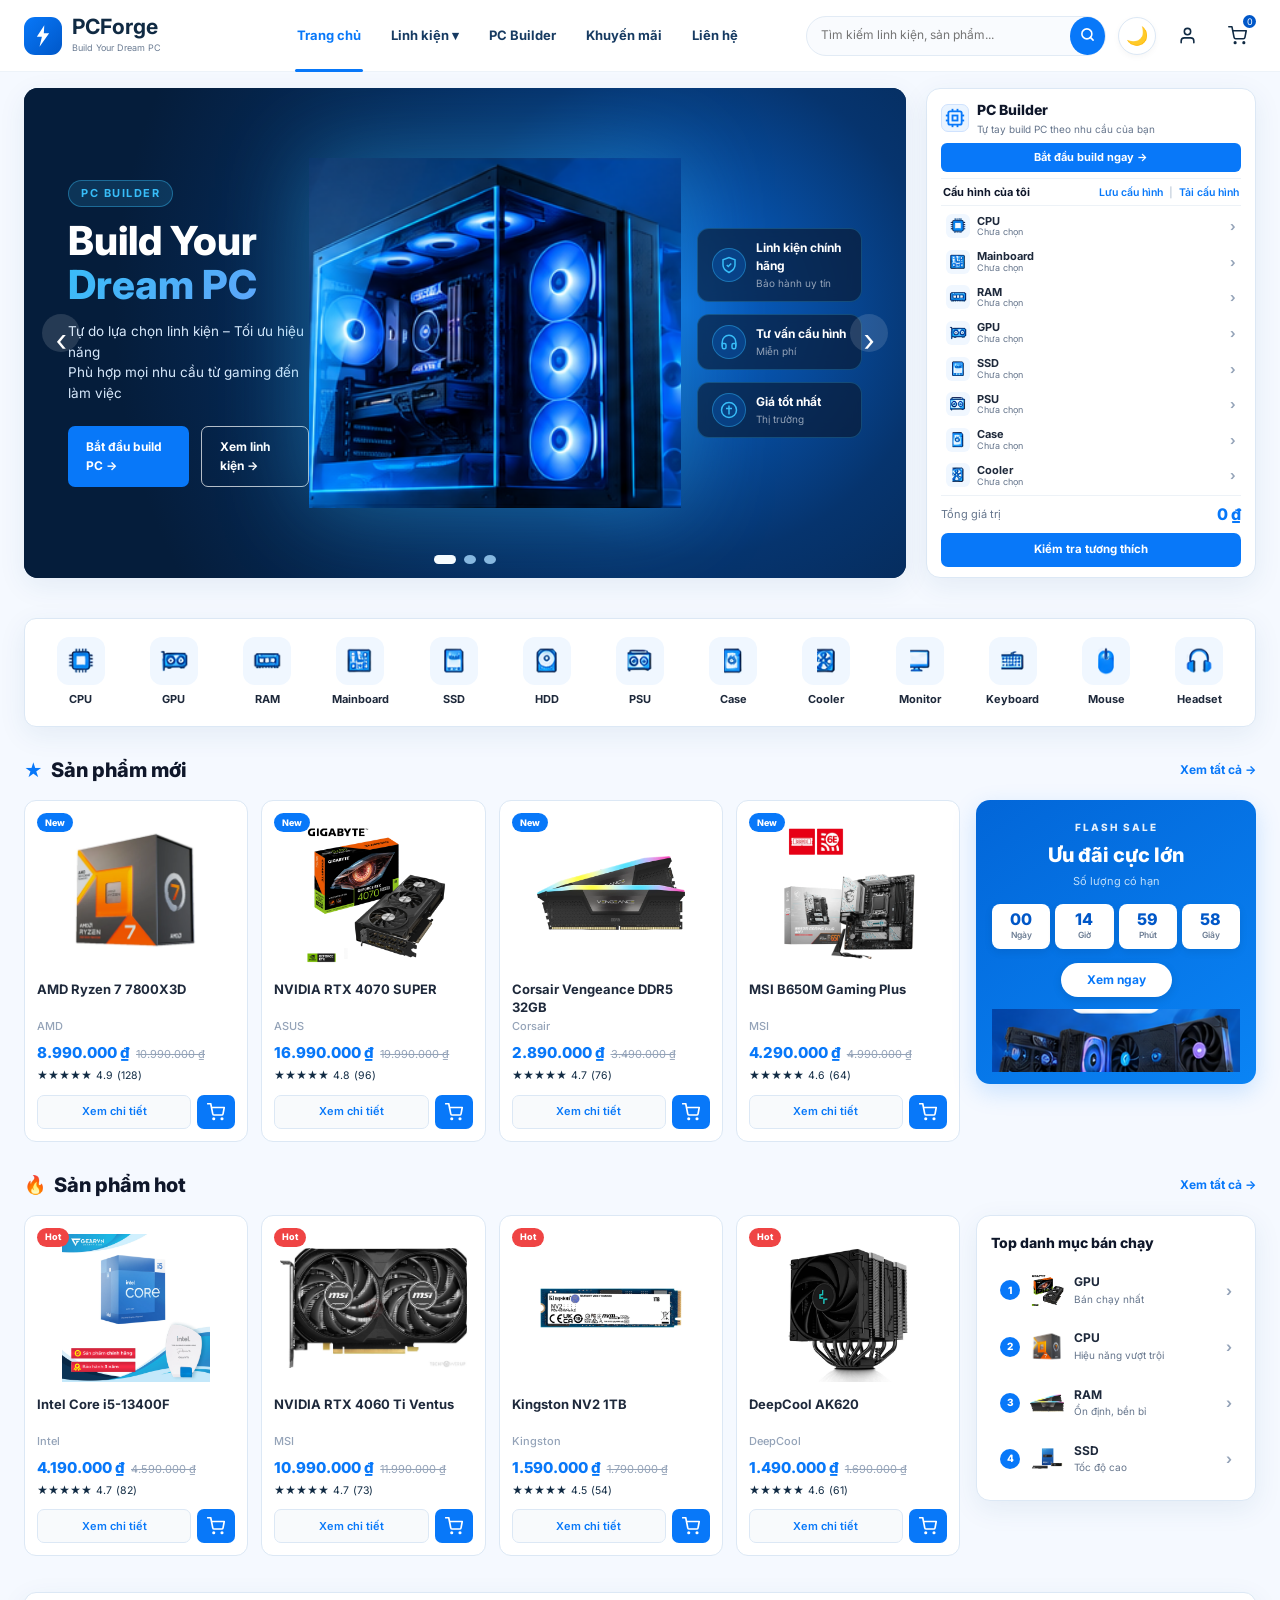
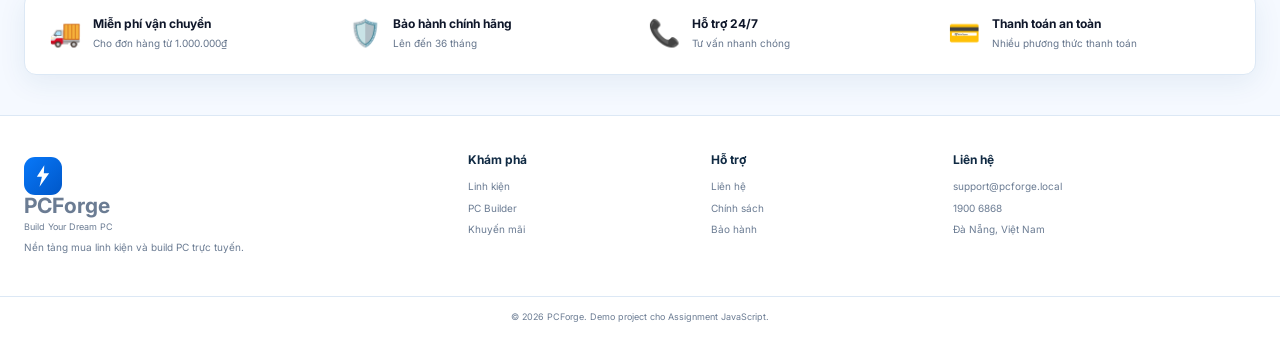
<file: index.html>
<!DOCTYPE html>
<html lang="vi">

<head>
  <meta charset="UTF-8">
  <meta name="viewport" content="width=device-width, initial-scale=1.0">
  <meta name="description" content="PCForge - Build PC và mua linh kiện máy tính">
  <title>PCForge - Build Your Dream PC</title>
  <link rel="preconnect" href="https://fonts.googleapis.com">
  <link rel="preconnect" href="https://fonts.gstatic.com" crossorigin>
  <link href="https://fonts.googleapis.com/css2?family=Inter:wght@400;500;600;700;800&display=swap" rel="stylesheet">
  <link rel="icon" type="image/svg+xml" href="assets/images/logo.svg">
  <link rel="stylesheet" href="css/style.css">
  <link rel="stylesheet" href="css/products.css">
  <link rel="stylesheet" href="css/responsive.css">
</head>

<body>
  <div id="toast-container"></div>

  <header class="site-header">
    <div class="container header-inner">
      <a class="brand" href="index.html">
        <span class="brand-mark"><svg width="22" height="22" viewBox="0 0 24 24" fill="currentColor" aria-hidden="true"><polygon points="13.4 0.4 12.9 9.1 18.7 9.1 8.2 23.6 10.8 12.9 5.3 12.9"/></svg></span>
        <span><strong>PCForge</strong><small>Build Your Dream PC</small></span>
      </a>
      <button class="mobile-menu-btn" id="mobileMenuBtn" aria-label="Mở menu">☰</button>
      <nav class="main-nav" id="mainNav">
        <a class="active" href="index.html">Trang chủ</a>
        <a href="products.html" class="nav-has-sub">Linh kiện <span class="nav-arrow">▾</span></a>
        <a href="builder.html">PC Builder</a>
        <a href="products.html?filter=sale">Khuyến mãi</a>
        <a href="contact.html">Liên hệ</a>
      </nav>
      <div class="header-actions">
        <div class="search-box">
          <input id="globalSearch" type="search" placeholder="Tìm kiếm linh kiện, sản phẩm...">
          <button id="globalSearchBtn" aria-label="Tìm kiếm">
            <svg width="15" height="15" viewBox="0 0 24 24" fill="none" stroke="currentColor" stroke-width="2.5" stroke-linecap="round" stroke-linejoin="round"><circle cx="11" cy="11" r="8"/><line x1="21" y1="21" x2="16.65" y2="16.65"/></svg>
          </button>
        </div>
        <button class="theme-toggle-btn" id="themeToggleBtn" aria-label="Chuyển chế độ sáng/tối" title="Chuyển chế độ sáng/tối"><span class="theme-icon">🌙</span></button>
        <a class="icon-btn account-btn" href="contact.html" aria-label="Tài khoản" title="Tài khoản">
          <svg width="19" height="19" viewBox="0 0 24 24" fill="none" stroke="currentColor" stroke-width="2" stroke-linecap="round" stroke-linejoin="round"><path d="M20 21v-2a4 4 0 0 0-4-4H8a4 4 0 0 0-4 4v2"/><circle cx="12" cy="7" r="4"/></svg>
        </a>
        <a class="cart-btn" href="cart.html" aria-label="Giỏ hàng">
          <svg width="19" height="19" viewBox="0 0 24 24" fill="none" stroke="currentColor" stroke-width="2" stroke-linecap="round" stroke-linejoin="round"><circle cx="9" cy="21" r="1"/><circle cx="20" cy="21" r="1"/><path d="M1 1h4l2.68 13.39a2 2 0 0 0 2 1.61h9.72a2 2 0 0 0 2-1.61L23 6H6"/></svg>
          <span id="cartBadge">0</span>
        </a>
      </div>
    </div>
  </header>

  <main>
    <section class="hero-wrap">
      <div class="container hero-grid">
        <div class="hero-slider" id="heroSlider">
          <div class="hero-slide active">
            <div class="hero-copy">
              <span class="eyebrow">PC BUILDER</span>
              <h1>Build Your <em>Dream PC</em></h1>
              <p>Tự do lựa chọn linh kiện – Tối ưu hiệu năng<br>Phù hợp mọi nhu cầu từ gaming đến làm việc</p>
              <div class="hero-buttons">
                <a class="btn btn-primary" href="builder.html">Bắt đầu build PC →</a>
                <a class="btn btn-outline-light" href="products.html">Xem linh kiện →</a>
              </div>
            </div>
            <div class="hero-pc-showcase">
              <div class="pc-image-wrap">
                <img src="assets/images/hero-pc.png" alt="Dream PC Case Gaming" class="hero-pc-img">
              </div>
              <div class="hero-trust-badges">
                <div class="trust-badge">
                  <span class="trust-icon">
                    <svg width="18" height="18" viewBox="0 0 24 24" fill="none" stroke="currentColor" stroke-width="2"><path d="M12 22s8-4 8-10V5l-8-3-8 3v7c0 6 8 10 8 10z"/><path d="M9 12l2 2 4-4"/></svg>
                  </span>
                  <div>
                    <strong>Linh kiện chính hãng</strong>
                    <small>Bảo hành uy tín</small>
                  </div>
                </div>
                <div class="trust-badge">
                  <span class="trust-icon">
                    <svg width="18" height="18" viewBox="0 0 24 24" fill="none" stroke="currentColor" stroke-width="2"><path d="M3 18v-6a9 9 0 0 1 18 0v6"/><path d="M21 19a2 2 0 0 1-2 2h-1a2 2 0 0 1-2-2v-3a2 2 0 0 1 2-2h3zM3 19a2 2 0 0 0 2 2h1a2 2 0 0 0 2-2v-3a2 2 0 0 0-2-2H3z"/></svg>
                  </span>
                  <div>
                    <strong>Tư vấn cấu hình</strong>
                    <small>Miễn phí</small>
                  </div>
                </div>
                <div class="trust-badge">
                  <span class="trust-icon">
                    <svg width="18" height="18" viewBox="0 0 24 24" fill="none" stroke="currentColor" stroke-width="2"><circle cx="12" cy="12" r="10"/><path d="M12 6v12M8 10h8"/></svg>
                  </span>
                  <div>
                    <strong>Giá tốt nhất</strong>
                    <small>Thị trường</small>
                  </div>
                </div>
              </div>
            </div>
          </div>
          <div class="hero-slide">
            <div class="hero-copy">
              <span class="eyebrow">COMPONENT STORE</span>
              <h1>Linh kiện <em>chính hãng</em></h1>
              <p>CPU, GPU, RAM, SSD, PSU và nhiều linh kiện được chọn lọc cho cấu hình của bạn.</p>
              <div class="hero-buttons">
                <a class="btn btn-primary" href="products.html">Khám phá linh kiện →</a>
                <a class="btn btn-outline-light" href="builder.html">PC Builder →</a>
              </div>
            </div>
            <div class="hero-pc-showcase hero-pc-alt">
              <div class="floating-chips-wrap">
                <div class="floating-chip">GPU</div>
                <div class="floating-chip">CPU</div>
                <div class="floating-chip">RAM</div>
              </div>
            </div>
          </div>
          <div class="hero-slide">
            <div class="hero-copy">
              <span class="eyebrow">FLASH SALE</span>
              <h1>Nâng cấp PC <em>tiết kiệm hơn</em></h1>
              <p>Ưu đãi giới hạn cho các linh kiện gaming hot nhất trong tuần.</p>
              <div class="hero-buttons">
                <a class="btn btn-primary" href="products.html?filter=sale">Xem khuyến mãi →</a>
                <a class="btn btn-outline-light" href="products.html">Tất cả sản phẩm →</a>
              </div>
            </div>
            <div class="hero-pc-showcase">
              <img src="assets/images/flash-sale-gpu.png" alt="Flash Sale GPU" class="hero-slide-gpu">
            </div>
          </div>
          <button class="slider-arrow prev" id="prevSlide" aria-label="Slide trước">‹</button>
          <button class="slider-arrow next" id="nextSlide" aria-label="Slide tiếp theo">›</button>
          <div class="slider-dots" id="sliderDots"></div>
        </div>

        <aside class="builder-mini">
          <div class="builder-mini-banner">
            <div class="mini-banner-content">
              <div class="mini-icon">
                <svg width="20" height="20" viewBox="0 0 24 24" fill="none" stroke="currentColor" stroke-width="2.2"><rect x="4" y="4" width="16" height="16" rx="2"/><rect x="9" y="9" width="6" height="6"/><line x1="9" y1="1" x2="9" y2="4"/><line x1="15" y1="1" x2="15" y2="4"/><line x1="9" y1="20" x2="9" y2="23"/><line x1="15" y1="20" x2="15" y2="23"/><line x1="20" y1="9" x2="23" y2="9"/><line x1="20" y1="15" x2="23" y2="15"/><line x1="1" y1="9" x2="4" y2="9"/><line x1="1" y1="15" x2="4" y2="15"/></svg>
              </div>
              <div>
                <h2>PC Builder</h2>
                <p>Tự tay build PC theo nhu cầu của bạn</p>
              </div>
            </div>
            <a class="btn btn-primary btn-mini-start" href="builder.html">Bắt đầu build ngay →</a>
          </div>
          <div class="build-mini-title">
            <strong>Cấu hình của tôi</strong>
            <div class="mini-actions">
              <button class="mini-link-btn" id="miniSaveBuild">Lưu cấu hình</button>
              <span class="mini-sep">|</span>
              <button class="mini-link-btn" id="miniLoadBuild">Tải cấu hình</button>
            </div>
          </div>
          <div id="miniBuildList" class="mini-build-list"></div>
          <div class="mini-bottom">
            <div class="mini-total">
              <span>Tổng giá trị</span>
              <strong id="miniBuildTotal">0 ₫</strong>
            </div>
            <a class="btn btn-primary full btn-check-compat" href="builder.html">Kiểm tra tương thích</a>
          </div>
        </aside>
      </div>
    </section>

    <section class="container category-strip" id="categoryStrip"></section>

    <section class="container section">
      <div class="section-heading">
        <div class="heading-title">
          <span class="heading-star">★</span>
          <h2>Sản phẩm mới</h2>
        </div>
        <a class="heading-more" href="products.html?filter=new">Xem tất cả →</a>
      </div>
      <div class="content-grid">
        <div class="product-grid" id="newProducts"></div>
        <aside class="flash-sale">
          <span class="sale-label">FLASH SALE</span>
          <h3>Ưu đãi cực lớn</h3>
          <p>Số lượng có hạn</p>
          <div class="countdown" id="countdown">
            <span><b>00</b><small>Ngày</small></span>
            <span><b>15</b><small>Giờ</small></span>
            <span><b>42</b><small>Phút</small></span>
            <span><b>21</b><small>Giây</small></span>
          </div>
          <a class="btn btn-white btn-flash-cta" href="products.html?filter=sale">Xem ngay</a>
          <div class="flash-sale-image-wrap">
            <img src="assets/images/flash-sale-gpu.png" alt="Flash Sale GPU Deals" class="flash-sale-gpu-img">
          </div>
        </aside>
      </div>
    </section>

    <section class="container section">
      <div class="section-heading">
        <div class="heading-title">
          <span class="heading-flame">🔥</span>
          <h2>Sản phẩm hot</h2>
        </div>
        <a class="heading-more" href="products.html?filter=hot">Xem tất cả →</a>
      </div>
      <div class="content-grid">
        <div class="product-grid" id="hotProducts"></div>
        <aside class="top-categories-card">
          <h3>Top danh mục bán chạy</h3>
          <div class="top-cat-list">
            <a class="top-cat-item" href="products.html?category=GPU">
              <span class="top-rank">1</span>
              <img src="assets/images/products/asus-rtx-4070-super.png" alt="GPU" class="top-thumb">
              <div class="top-info">
                <strong>GPU</strong>
                <small>Bán chạy nhất</small>
              </div>
              <span class="top-arrow">›</span>
            </a>
            <a class="top-cat-item" href="products.html?category=CPU">
              <span class="top-rank">2</span>
              <img src="assets/images/products/amd-ryzen-7-7800x3d.png" alt="CPU" class="top-thumb">
              <div class="top-info">
                <strong>CPU</strong>
                <small>Hiệu năng vượt trội</small>
              </div>
              <span class="top-arrow">›</span>
            </a>
            <a class="top-cat-item" href="products.html?category=RAM">
              <span class="top-rank">3</span>
              <img src="assets/images/products/corsair-vengeance-ddr5-32gb.png" alt="RAM" class="top-thumb">
              <div class="top-info">
                <strong>RAM</strong>
                <small>Ổn định, bền bỉ</small>
              </div>
              <span class="top-arrow">›</span>
            </a>
            <a class="top-cat-item" href="products.html?category=SSD">
              <span class="top-rank">4</span>
              <img src="assets/images/products/samsung-990-evo-1tb.png" alt="SSD" class="top-thumb">
              <div class="top-info">
                <strong>SSD</strong>
                <small>Tốc độ cao</small>
              </div>
              <span class="top-arrow">›</span>
            </a>
          </div>
        </aside>
      </div>
    </section>

    <section class="container benefits">
      <div class="benefit-item">
        <span class="benefit-icon">🚚</span>
        <div>
          <strong>Miễn phí vận chuyển</strong>
          <small>Cho đơn hàng từ 1.000.000₫</small>
        </div>
      </div>
      <div class="benefit-item">
        <span class="benefit-icon">🛡️</span>
        <div>
          <strong>Bảo hành chính hãng</strong>
          <small>Lên đến 36 tháng</small>
        </div>
      </div>
      <div class="benefit-item">
        <span class="benefit-icon">📞</span>
        <div>
          <strong>Hỗ trợ 24/7</strong>
          <small>Tư vấn nhanh chóng</small>
        </div>
      </div>
      <div class="benefit-item">
        <span class="benefit-icon">💳</span>
        <div>
          <strong>Thanh toán an toàn</strong>
          <small>Nhiều phương thức thanh toán</small>
        </div>
      </div>
    </section>
  </main>

  <footer class="site-footer">
    <div class="container footer-grid">
      <div><a class="brand footer-brand" href="index.html"><span
            class="brand-mark"><svg width="22" height="22" viewBox="0 0 24 24" fill="currentColor" aria-hidden="true"><polygon points="13.4 0.4 12.9 9.1 18.7 9.1 8.2 23.6 10.8 12.9 5.3 12.9"/></svg></span><span><strong>PCForge</strong><small>Build Your Dream PC</small></span></a>
        <p>Nền tảng mua linh kiện và build PC trực tuyến.</p>
      </div>
      <div>
        <h4>Khám phá</h4><a href="products.html">Linh kiện</a><a href="builder.html">PC Builder</a><a
          href="products.html?filter=sale">Khuyến mãi</a>
      </div>
      <div>
        <h4>Hỗ trợ</h4><a href="contact.html">Liên hệ</a><a href="contact.html">Chính sách</a><a href="contact.html">Bảo
          hành</a>
      </div>
      <div>
        <h4>Liên hệ</h4>
        <p>support@pcforge.local</p>
        <p>1900 6868</p>
        <p>Đà Nẵng, Việt Nam</p>
      </div>
    </div>
    <div class="footer-bottom">© 2026 PCForge. Demo project cho Assignment JavaScript.</div>
  </footer>

  <script src="js/data.js"></script>
  <script src="js/app.js"></script>
  <script src="js/slider.js"></script>
</body>

</html>
</file>
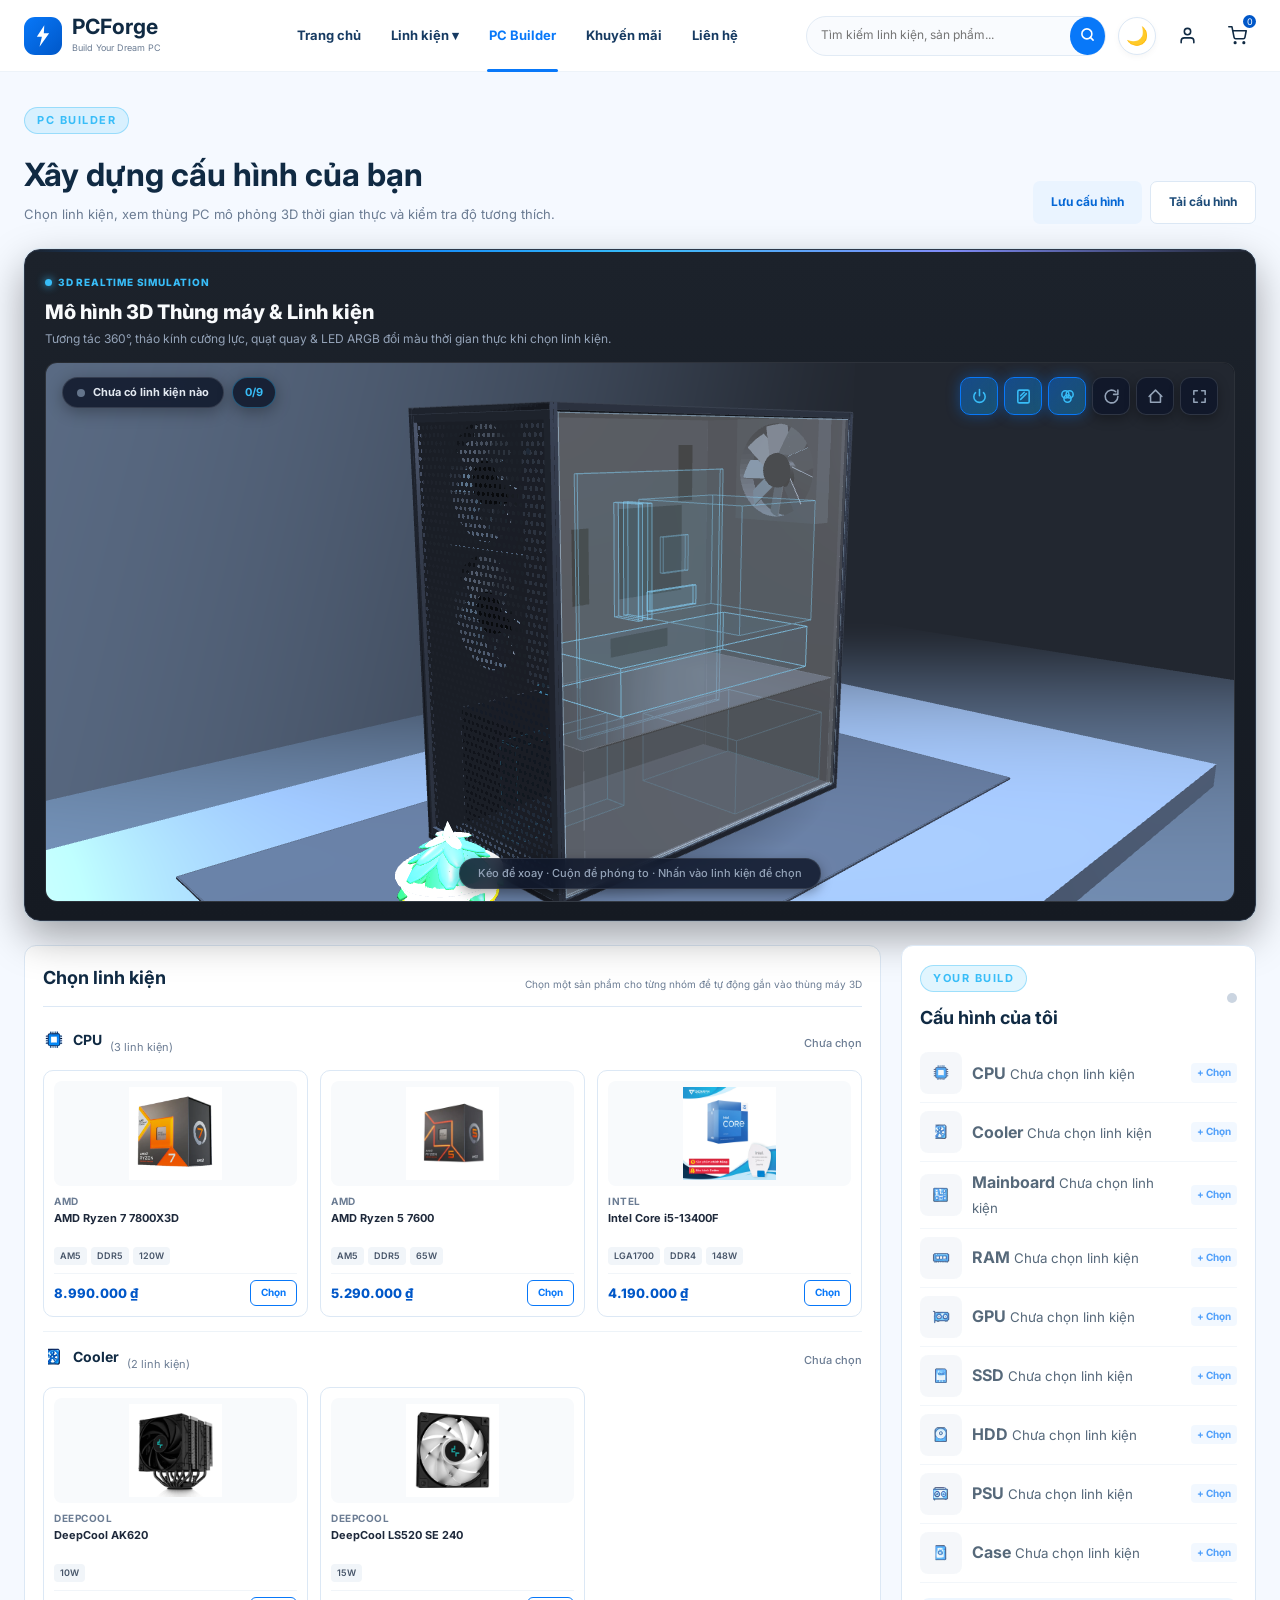
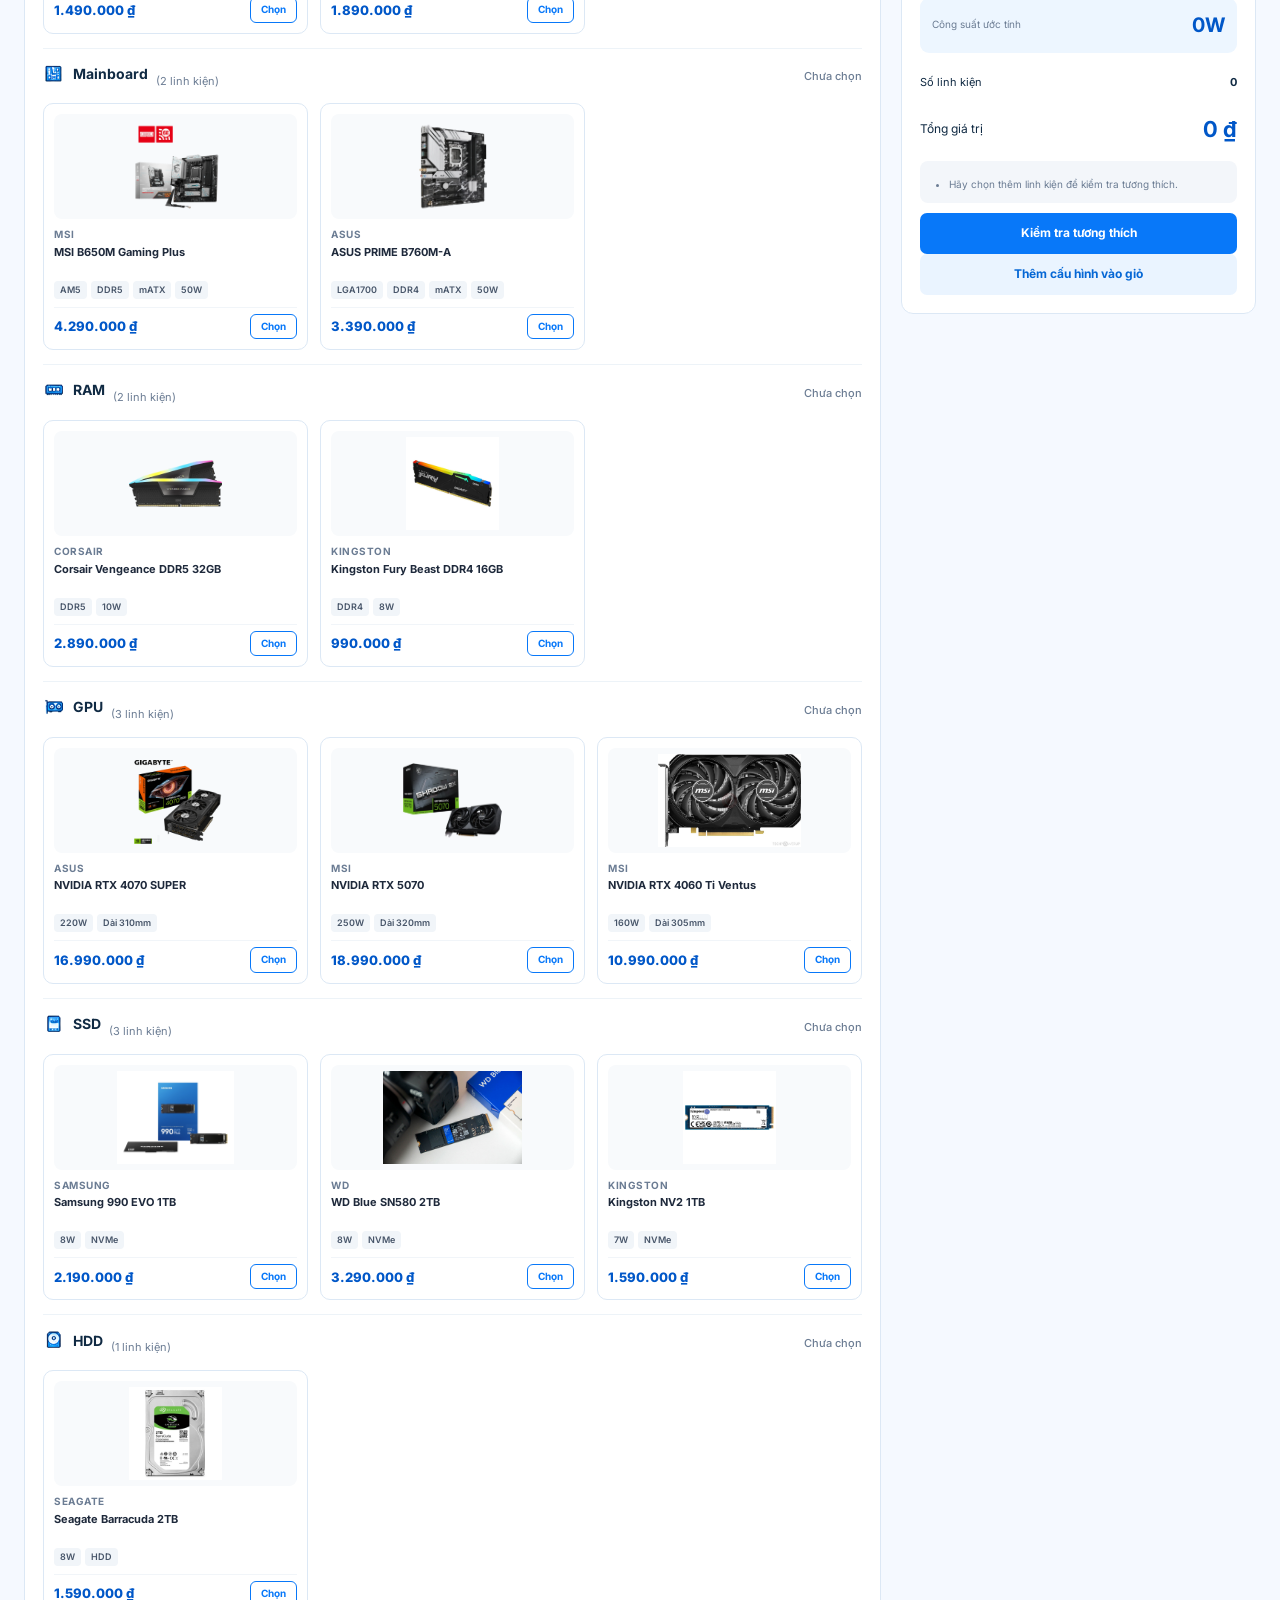
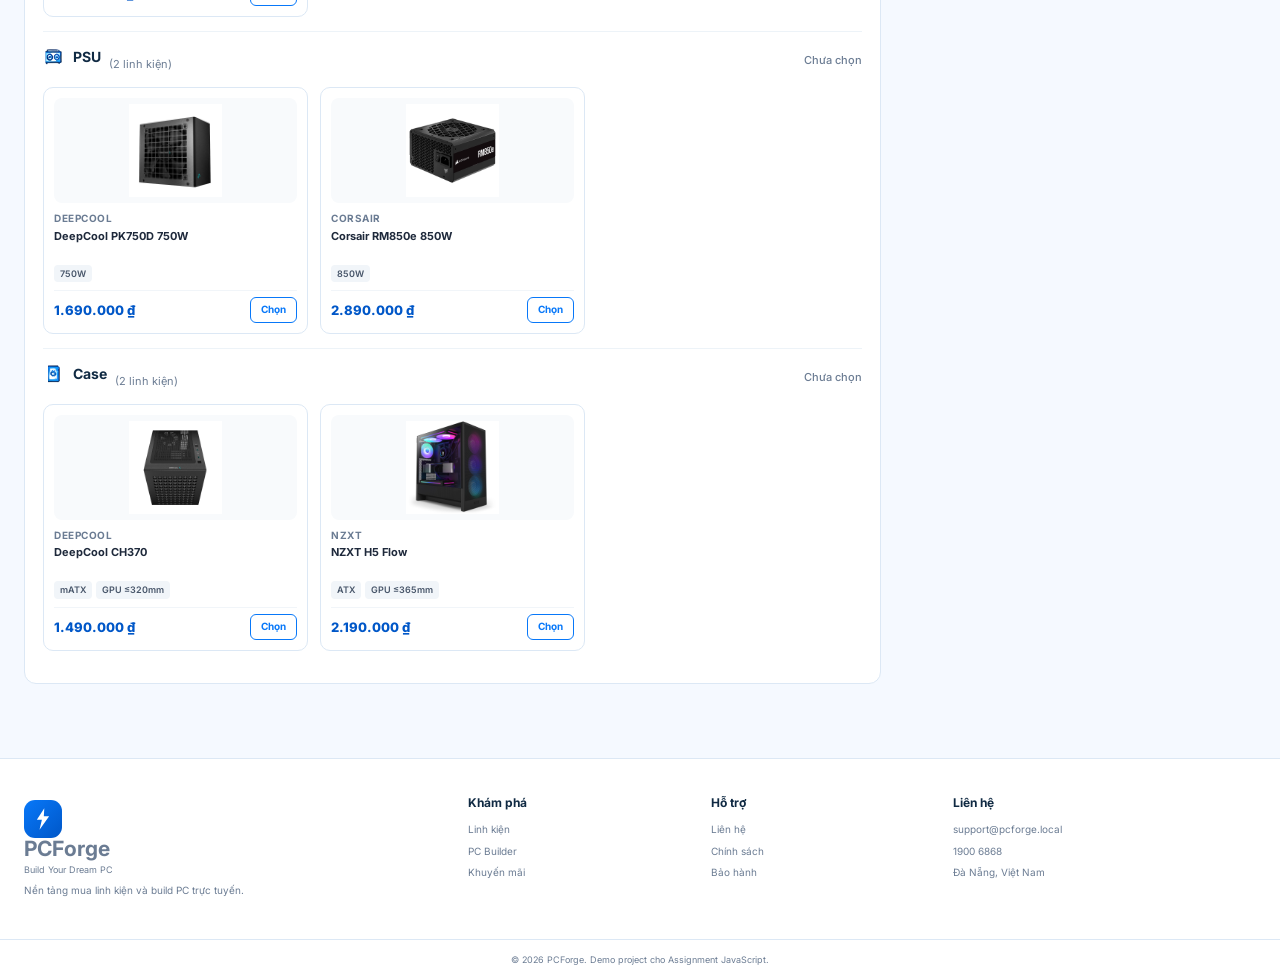
<file: builder.html>
<!DOCTYPE html>
<html lang="vi">
<head>
  <meta charset="UTF-8">
  <meta name="viewport" content="width=device-width, initial-scale=1.0">
  <title>PC Builder - PCForge</title>
  <link rel="preconnect" href="https://fonts.googleapis.com">
  <link rel="preconnect" href="https://fonts.gstatic.com" crossorigin>
  <link href="https://fonts.googleapis.com/css2?family=Inter:wght@400;500;600;700;800&display=swap" rel="stylesheet">
  <link rel="icon" type="image/svg+xml" href="assets/images/logo.svg">
  <link rel="stylesheet" href="css/style.css">
  <link rel="stylesheet" href="css/builder.css">
  <link rel="stylesheet" href="css/pc3d.css">
  <link rel="stylesheet" href="css/responsive.css">
</head>
<body>
  <div id="toast-container"></div>

  <header class="site-header">
    <div class="container header-inner">
      <a class="brand" href="index.html">
        <span class="brand-mark"><svg width="22" height="22" viewBox="0 0 24 24" fill="currentColor" aria-hidden="true"><polygon points="13.4 0.4 12.9 9.1 18.7 9.1 8.2 23.6 10.8 12.9 5.3 12.9"/></svg></span>
        <span><strong>PCForge</strong><small>Build Your Dream PC</small></span>
      </a>
      <button class="mobile-menu-btn" id="mobileMenuBtn" aria-label="Mở menu">☰</button>
      <nav class="main-nav" id="mainNav">
        <a href="index.html">Trang chủ</a>
        <a href="products.html" class="nav-has-sub">Linh kiện <span class="nav-arrow">▾</span></a>
        <a class="active" href="builder.html">PC Builder</a>
        <a href="products.html?filter=sale">Khuyến mãi</a>
        <a href="contact.html">Liên hệ</a>
      </nav>
      <div class="header-actions">
        <div class="search-box">
          <input id="globalSearch" type="search" placeholder="Tìm kiếm linh kiện, sản phẩm...">
          <button id="globalSearchBtn" aria-label="Tìm kiếm">
            <svg width="15" height="15" viewBox="0 0 24 24" fill="none" stroke="currentColor" stroke-width="2.5" stroke-linecap="round" stroke-linejoin="round"><circle cx="11" cy="11" r="8"/><line x1="21" y1="21" x2="16.65" y2="16.65"/></svg>
          </button>
        </div>
        <button class="theme-toggle-btn" id="themeToggleBtn" aria-label="Chuyển chế độ sáng/tối" title="Chuyển chế độ sáng/tối"><span class="theme-icon">🌙</span></button>
        <a class="icon-btn account-btn" href="contact.html" aria-label="Tài khoản" title="Tài khoản">
          <svg width="19" height="19" viewBox="0 0 24 24" fill="none" stroke="currentColor" stroke-width="2" stroke-linecap="round" stroke-linejoin="round"><path d="M20 21v-2a4 4 0 0 0-4-4H8a4 4 0 0 0-4 4v2"/><circle cx="12" cy="7" r="4"/></svg>
        </a>
        <a class="cart-btn" href="cart.html" aria-label="Giỏ hàng">
          <svg width="19" height="19" viewBox="0 0 24 24" fill="none" stroke="currentColor" stroke-width="2" stroke-linecap="round" stroke-linejoin="round"><circle cx="9" cy="21" r="1"/><circle cx="20" cy="21" r="1"/><path d="M1 1h4l2.68 13.39a2 2 0 0 0 2 1.61h9.72a2 2 0 0 0 2-1.61L23 6H6"/></svg>
          <span id="cartBadge">0</span>
        </a>
      </div>
    </div>
  </header>

  <main class="container page-main">
    <div class="page-title">
      <div>
        <span class="section-kicker">PC BUILDER</span>
        <h1>Xây dựng cấu hình của bạn</h1>
        <p>Chọn linh kiện, xem thùng PC mô phỏng 3D thời gian thực và kiểm tra độ tương thích.</p>
      </div>
      <div class="builder-actions">
        <button class="btn btn-secondary" id="saveBuild">Lưu cấu hình</button>
        <button class="btn btn-outline" id="loadBuild">Tải cấu hình</button>
      </div>
    </div>

    <!-- 3D PC Showcase Card -->
    <section class="pc3d-showcase-card" id="pc3dSection">
      <div class="pc3d-header">
        <div class="pc3d-title-group">
          <span class="pc3d-live-tag"><span class="pc3d-live-pulse"></span> 3D REALTIME SIMULATION</span>
          <h2>Mô hình 3D Thùng máy & Linh kiện</h2>
          <p>Tương tác 360°, tháo kính cường lực, quạt quay & LED ARGB đổi màu thời gian thực khi chọn linh kiện.</p>
        </div>
        <div class="pc3d-quick-specs" id="pc3dQuickSpecs"></div>
      </div>
      <div class="v3d" id="pc3dViewport"></div>
    </section>

    <div class="builder-layout">
      <section class="component-picker">
        <div class="picker-head">
          <h2>Chọn linh kiện</h2>
          <span id="pickerHint">Chọn một sản phẩm cho từng nhóm để tự động gắn vào thùng máy 3D</span>
        </div>
        <div id="componentSections"></div>
      </section>

      <aside class="build-summary">
        <div class="summary-head">
          <div>
            <span class="section-kicker">YOUR BUILD</span>
            <h2>Cấu hình của tôi</h2>
          </div>
          <span class="status-dot" id="buildStatusDot"></span>
        </div>
        <div id="selectedComponents"></div>
        <div class="power-card">
          <span>Công suất ước tính</span>
          <strong id="estimatedPower">0W</strong>
        </div>
        <div class="summary-line">
          <span>Số linh kiện</span>
          <strong id="componentCount">0</strong>
        </div>
        <div class="summary-total">
          <span>Tổng giá trị</span>
          <strong id="buildTotal">0 ₫</strong>
        </div>
        <div id="compatibilityBox" class="compatibility-box neutral">Chưa có đủ dữ liệu để kiểm tra.</div>
        <button class="btn btn-primary full" id="checkCompatibility">Kiểm tra tương thích</button>
        <button class="btn btn-secondary full" id="addBuildToCart">Thêm cấu hình vào giỏ</button>
      </aside>
    </div>
  </main>

  <footer class="site-footer">
    <div class="container footer-grid">
      <div>
        <a class="brand footer-brand" href="index.html">
          <span class="brand-mark"><svg width="22" height="22" viewBox="0 0 24 24" fill="currentColor" aria-hidden="true"><polygon points="13.4 0.4 12.9 9.1 18.7 9.1 8.2 23.6 10.8 12.9 5.3 12.9"/></svg></span>
          <span><strong>PCForge</strong><small>Build Your Dream PC</small></span>
        </a>
        <p>Nền tảng mua linh kiện và build PC trực tuyến.</p>
      </div>
      <div>
        <h4>Khám phá</h4>
        <a href="products.html">Linh kiện</a>
        <a href="builder.html">PC Builder</a>
        <a href="products.html?filter=sale">Khuyến mãi</a>
      </div>
      <div>
        <h4>Hỗ trợ</h4>
        <a href="contact.html">Liên hệ</a>
        <a href="contact.html">Chính sách</a>
        <a href="contact.html">Bảo hành</a>
      </div>
      <div>
        <h4>Liên hệ</h4>
        <p>support@pcforge.local</p>
        <p>1900 6868</p>
        <p>Đà Nẵng, Việt Nam</p>
      </div>
    </div>
    <div class="footer-bottom">© 2026 PCForge. Demo project cho Assignment JavaScript.</div>
  </footer>

  <script src="js/vendor/three.min.js"></script>
  <script src="js/vendor/OrbitControls.js"></script>
  <script src="js/pc3d.js"></script>
  <script src="js/data.js"></script>
  <script src="js/app.js"></script>
  <script src="js/builder.js"></script>
</body>
</html>
</file>
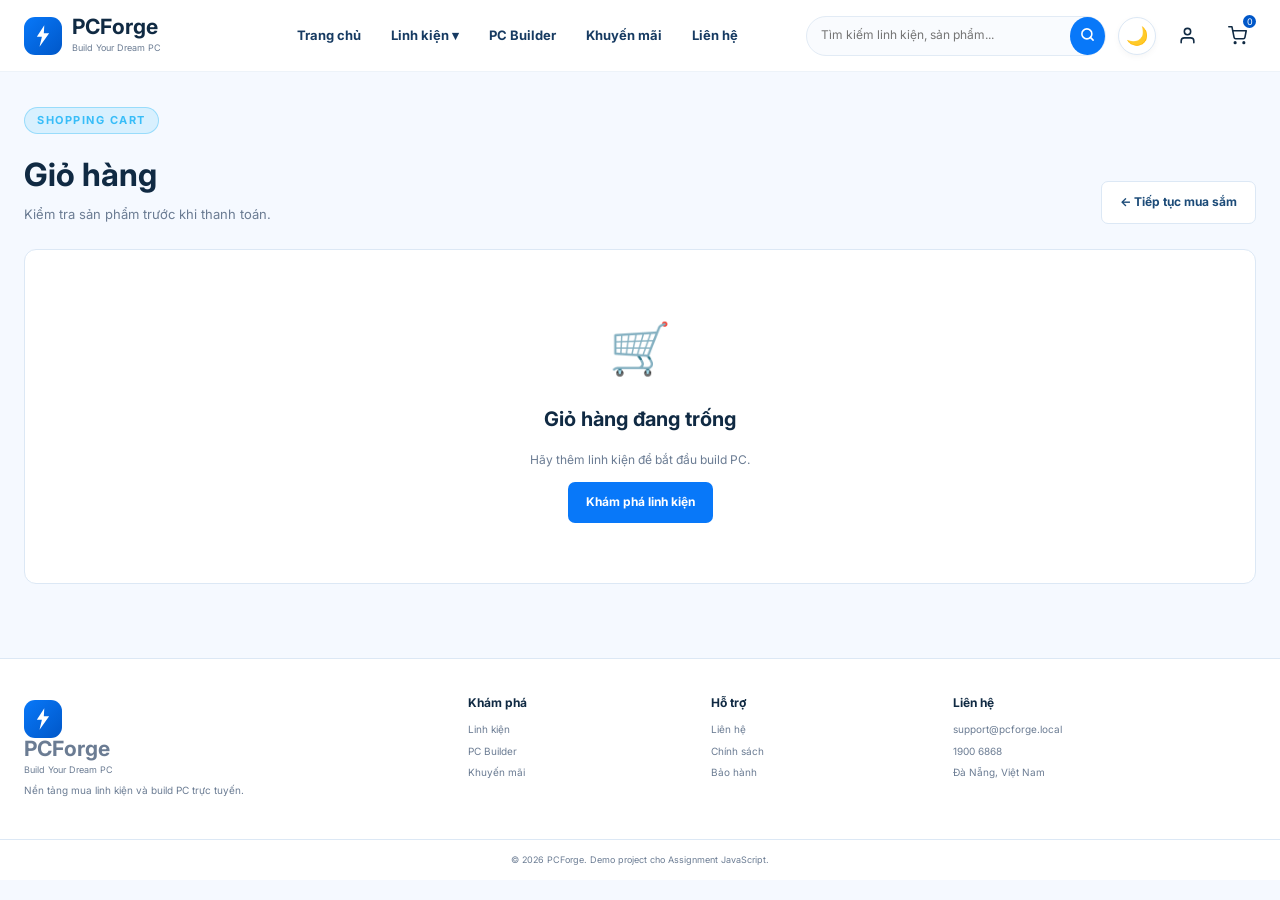
<file: cart.html>
<!DOCTYPE html>
<html lang="vi">
<head>
  <meta charset="UTF-8">
  <meta name="viewport" content="width=device-width, initial-scale=1.0">
  <title>Giỏ hàng - PCForge</title>
  <link rel="preconnect" href="https://fonts.googleapis.com">
  <link rel="preconnect" href="https://fonts.gstatic.com" crossorigin>
  <link href="https://fonts.googleapis.com/css2?family=Inter:wght@400;500;600;700;800&display=swap" rel="stylesheet">
  <link rel="icon" type="image/svg+xml" href="assets/images/logo.svg">
  <link rel="stylesheet" href="css/style.css">
  <link rel="stylesheet" href="css/cart.css">
  <link rel="stylesheet" href="css/responsive.css">
</head>
<body>
  <div id="toast-container"></div>

  <header class="site-header">
    <div class="container header-inner">
      <a class="brand" href="index.html">
        <span class="brand-mark"><svg width="22" height="22" viewBox="0 0 24 24" fill="currentColor" aria-hidden="true"><polygon points="13.4 0.4 12.9 9.1 18.7 9.1 8.2 23.6 10.8 12.9 5.3 12.9"/></svg></span>
        <span><strong>PCForge</strong><small>Build Your Dream PC</small></span>
      </a>
      <button class="mobile-menu-btn" id="mobileMenuBtn" aria-label="Mở menu">☰</button>
      <nav class="main-nav" id="mainNav">
        <a href="index.html">Trang chủ</a>
        <a href="products.html" class="nav-has-sub">Linh kiện <span class="nav-arrow">▾</span></a>
        <a href="builder.html">PC Builder</a>
        <a href="products.html?filter=sale">Khuyến mãi</a>
        <a href="contact.html">Liên hệ</a>
      </nav>
      <div class="header-actions">
        <div class="search-box">
          <input id="globalSearch" type="search" placeholder="Tìm kiếm linh kiện, sản phẩm...">
          <button id="globalSearchBtn" aria-label="Tìm kiếm">
            <svg width="15" height="15" viewBox="0 0 24 24" fill="none" stroke="currentColor" stroke-width="2.5" stroke-linecap="round" stroke-linejoin="round"><circle cx="11" cy="11" r="8"/><line x1="21" y1="21" x2="16.65" y2="16.65"/></svg>
          </button>
        </div>
        <button class="theme-toggle-btn" id="themeToggleBtn" aria-label="Chuyển chế độ sáng/tối" title="Chuyển chế độ sáng/tối"><span class="theme-icon">🌙</span></button>
        <a class="icon-btn account-btn" href="contact.html" aria-label="Tài khoản" title="Tài khoản">
          <svg width="19" height="19" viewBox="0 0 24 24" fill="none" stroke="currentColor" stroke-width="2" stroke-linecap="round" stroke-linejoin="round"><path d="M20 21v-2a4 4 0 0 0-4-4H8a4 4 0 0 0-4 4v2"/><circle cx="12" cy="7" r="4"/></svg>
        </a>
        <a class="cart-btn active" href="cart.html" aria-label="Giỏ hàng">
          <svg width="19" height="19" viewBox="0 0 24 24" fill="none" stroke="currentColor" stroke-width="2" stroke-linecap="round" stroke-linejoin="round"><circle cx="9" cy="21" r="1"/><circle cx="20" cy="21" r="1"/><path d="M1 1h4l2.68 13.39a2 2 0 0 0 2 1.61h9.72a2 2 0 0 0 2-1.61L23 6H6"/></svg>
          <span id="cartBadge">0</span>
        </a>
      </div>
    </div>
  </header>

  <main class="container page-main">
    <div class="page-title">
      <div>
        <span class="section-kicker">SHOPPING CART</span>
        <h1>Giỏ hàng</h1>
        <p>Kiểm tra sản phẩm trước khi thanh toán.</p>
      </div>
      <a href="products.html" class="btn btn-outline">← Tiếp tục mua sắm</a>
    </div>
    <div id="cartContent"></div>
  </main>

  <footer class="site-footer">
    <div class="container footer-grid">
      <div>
        <a class="brand footer-brand" href="index.html">
          <span class="brand-mark"><svg width="22" height="22" viewBox="0 0 24 24" fill="currentColor" aria-hidden="true"><polygon points="13.4 0.4 12.9 9.1 18.7 9.1 8.2 23.6 10.8 12.9 5.3 12.9"/></svg></span>
          <span><strong>PCForge</strong><small>Build Your Dream PC</small></span>
        </a>
        <p>Nền tảng mua linh kiện và build PC trực tuyến.</p>
      </div>
      <div>
        <h4>Khám phá</h4>
        <a href="products.html">Linh kiện</a>
        <a href="builder.html">PC Builder</a>
        <a href="products.html?filter=sale">Khuyến mãi</a>
      </div>
      <div>
        <h4>Hỗ trợ</h4>
        <a href="contact.html">Liên hệ</a>
        <a href="contact.html">Chính sách</a>
        <a href="contact.html">Bảo hành</a>
      </div>
      <div>
        <h4>Liên hệ</h4>
        <p>support@pcforge.local</p>
        <p>1900 6868</p>
        <p>Đà Nẵng, Việt Nam</p>
      </div>
    </div>
    <div class="footer-bottom">© 2026 PCForge. Demo project cho Assignment JavaScript.</div>
  </footer>

  <script src="js/data.js"></script>
  <script src="js/app.js"></script>
  <script src="js/cart.js"></script>
</body>
</html>
</file>
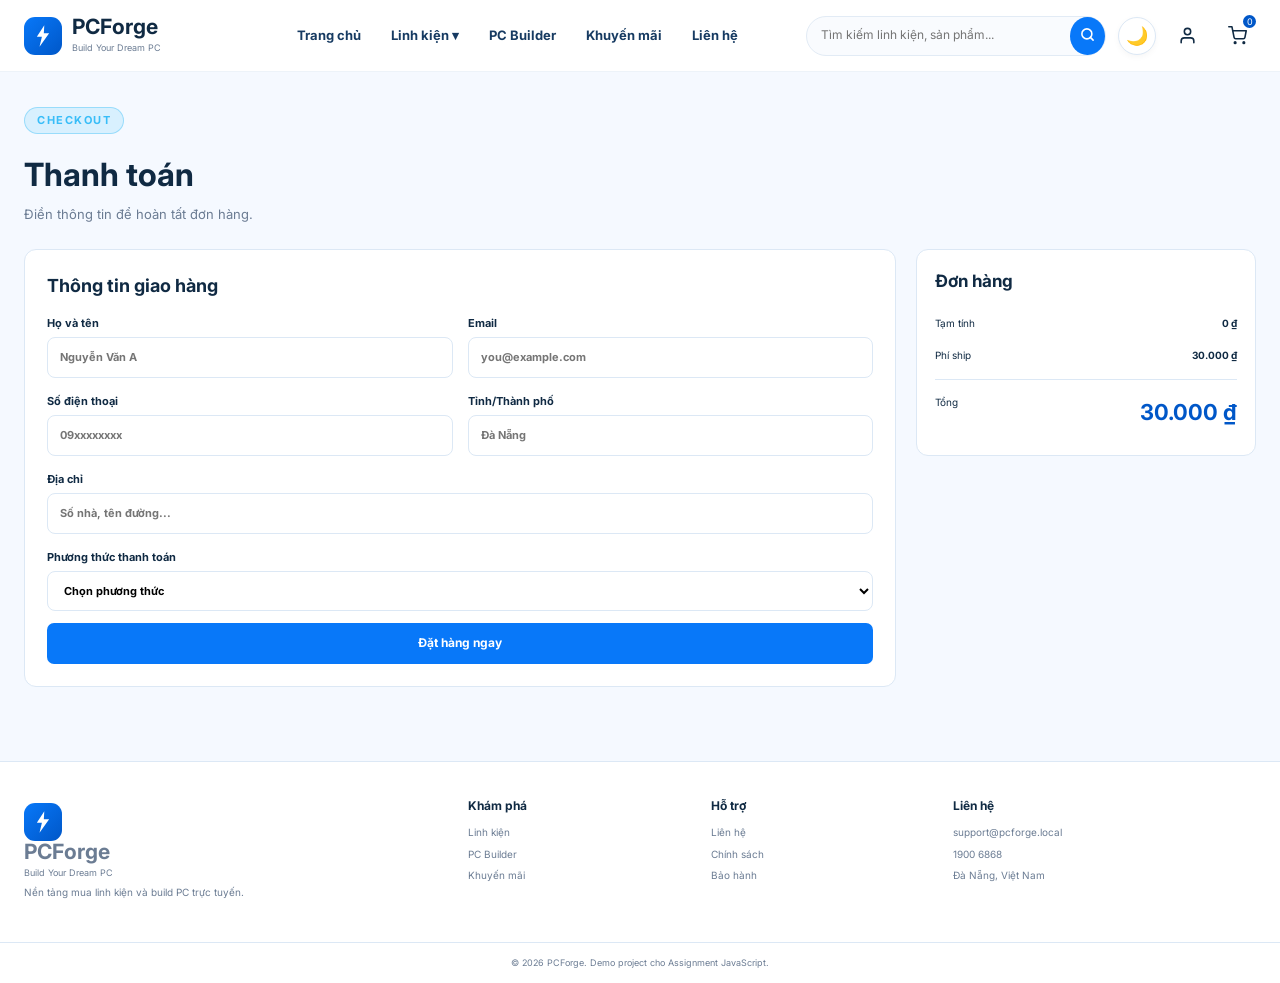
<file: checkout.html>
<!DOCTYPE html>
<html lang="vi">
<head>
  <meta charset="UTF-8">
  <meta name="viewport" content="width=device-width, initial-scale=1.0">
  <title>Thanh toán - PCForge</title>
  <link rel="preconnect" href="https://fonts.googleapis.com">
  <link rel="preconnect" href="https://fonts.gstatic.com" crossorigin>
  <link href="https://fonts.googleapis.com/css2?family=Inter:wght@400;500;600;700;800&display=swap" rel="stylesheet">
  <link rel="icon" type="image/svg+xml" href="assets/images/logo.svg">
  <link rel="stylesheet" href="css/style.css">
  <link rel="stylesheet" href="css/cart.css">
  <link rel="stylesheet" href="css/responsive.css">
</head>
<body>
  <div id="toast-container"></div>

  <header class="site-header">
    <div class="container header-inner">
      <a class="brand" href="index.html">
        <span class="brand-mark"><svg width="22" height="22" viewBox="0 0 24 24" fill="currentColor" aria-hidden="true"><polygon points="13.4 0.4 12.9 9.1 18.7 9.1 8.2 23.6 10.8 12.9 5.3 12.9"/></svg></span>
        <span><strong>PCForge</strong><small>Build Your Dream PC</small></span>
      </a>
      <button class="mobile-menu-btn" id="mobileMenuBtn" aria-label="Mở menu">☰</button>
      <nav class="main-nav" id="mainNav">
        <a href="index.html">Trang chủ</a>
        <a href="products.html" class="nav-has-sub">Linh kiện <span class="nav-arrow">▾</span></a>
        <a href="builder.html">PC Builder</a>
        <a href="products.html?filter=sale">Khuyến mãi</a>
        <a href="contact.html">Liên hệ</a>
      </nav>
      <div class="header-actions">
        <div class="search-box">
          <input id="globalSearch" type="search" placeholder="Tìm kiếm linh kiện, sản phẩm...">
          <button id="globalSearchBtn" aria-label="Tìm kiếm">
            <svg width="15" height="15" viewBox="0 0 24 24" fill="none" stroke="currentColor" stroke-width="2.5" stroke-linecap="round" stroke-linejoin="round"><circle cx="11" cy="11" r="8"/><line x1="21" y1="21" x2="16.65" y2="16.65"/></svg>
          </button>
        </div>
        <button class="theme-toggle-btn" id="themeToggleBtn" aria-label="Chuyển chế độ sáng/tối" title="Chuyển chế độ sáng/tối"><span class="theme-icon">🌙</span></button>
        <a class="icon-btn account-btn" href="contact.html" aria-label="Tài khoản" title="Tài khoản">
          <svg width="19" height="19" viewBox="0 0 24 24" fill="none" stroke="currentColor" stroke-width="2" stroke-linecap="round" stroke-linejoin="round"><path d="M20 21v-2a4 4 0 0 0-4-4H8a4 4 0 0 0-4 4v2"/><circle cx="12" cy="7" r="4"/></svg>
        </a>
        <a class="cart-btn" href="cart.html" aria-label="Giỏ hàng">
          <svg width="19" height="19" viewBox="0 0 24 24" fill="none" stroke="currentColor" stroke-width="2" stroke-linecap="round" stroke-linejoin="round"><circle cx="9" cy="21" r="1"/><circle cx="20" cy="21" r="1"/><path d="M1 1h4l2.68 13.39a2 2 0 0 0 2 1.61h9.72a2 2 0 0 0 2-1.61L23 6H6"/></svg>
          <span id="cartBadge">0</span>
        </a>
      </div>
    </div>
  </header>

  <main class="container page-main">
    <div class="page-title">
      <div>
        <span class="section-kicker">CHECKOUT</span>
        <h1>Thanh toán</h1>
        <p>Điền thông tin để hoàn tất đơn hàng.</p>
      </div>
    </div>

    <div class="checkout-layout">
      <form class="checkout-form" id="checkoutForm">
        <h2>Thông tin giao hàng</h2>
        <div class="form-grid">
          <label>Họ và tên
            <input id="fullName" type="text" placeholder="Nguyễn Văn A">
            <small class="error" id="fullNameError"></small>
          </label>
          <label>Email
            <input id="email" type="email" placeholder="you@example.com">
            <small class="error" id="emailError"></small>
          </label>
          <label>Số điện thoại
            <input id="phone" type="text" placeholder="09xxxxxxxx">
            <small class="error" id="phoneError"></small>
          </label>
          <label>Tỉnh/Thành phố
            <input id="city" type="text" placeholder="Đà Nẵng">
            <small class="error" id="cityError"></small>
          </label>
          <label class="full-field">Địa chỉ
            <input id="address" type="text" placeholder="Số nhà, tên đường...">
            <small class="error" id="addressError"></small>
          </label>
          <label class="full-field">Phương thức thanh toán
            <select id="payment">
              <option value="">Chọn phương thức</option>
              <option value="COD">COD (Thanh toán khi nhận hàng)</option>
              <option value="BANK">Chuyển khoản ngân hàng</option>
              <option value="EWALLET">Ví điện tử (Momo / ZaloPay)</option>
            </select>
            <small class="error" id="paymentError"></small>
          </label>
        </div>
        <button class="btn btn-primary full" type="submit">Đặt hàng ngay</button>
      </form>

      <aside class="order-summary" id="orderSummary"></aside>
    </div>
  </main>

  <footer class="site-footer">
    <div class="container footer-grid">
      <div>
        <a class="brand footer-brand" href="index.html">
          <span class="brand-mark"><svg width="22" height="22" viewBox="0 0 24 24" fill="currentColor" aria-hidden="true"><polygon points="13.4 0.4 12.9 9.1 18.7 9.1 8.2 23.6 10.8 12.9 5.3 12.9"/></svg></span>
          <span><strong>PCForge</strong><small>Build Your Dream PC</small></span>
        </a>
        <p>Nền tảng mua linh kiện và build PC trực tuyến.</p>
      </div>
      <div>
        <h4>Khám phá</h4>
        <a href="products.html">Linh kiện</a>
        <a href="builder.html">PC Builder</a>
        <a href="products.html?filter=sale">Khuyến mãi</a>
      </div>
      <div>
        <h4>Hỗ trợ</h4>
        <a href="contact.html">Liên hệ</a>
        <a href="contact.html">Chính sách</a>
        <a href="contact.html">Bảo hành</a>
      </div>
      <div>
        <h4>Liên hệ</h4>
        <p>support@pcforge.local</p>
        <p>1900 6868</p>
        <p>Đà Nẵng, Việt Nam</p>
      </div>
    </div>
    <div class="footer-bottom">© 2026 PCForge. Demo project cho Assignment JavaScript.</div>
  </footer>

  <script src="js/data.js"></script>
  <script src="js/app.js"></script>
  <script src="js/checkout.js"></script>
</body>
</html>
</file>
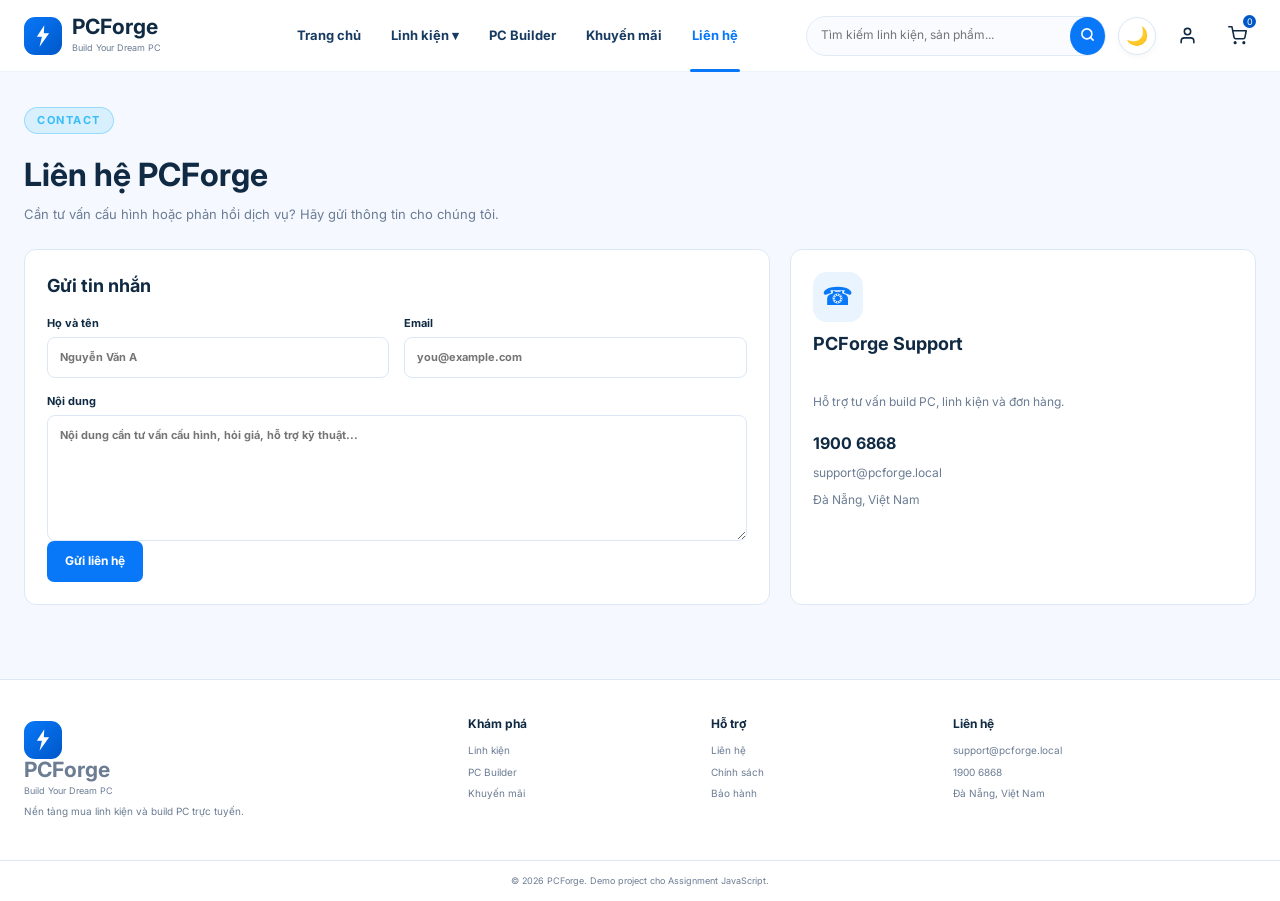
<file: contact.html>
<!DOCTYPE html>
<html lang="vi">
<head>
  <meta charset="UTF-8">
  <meta name="viewport" content="width=device-width, initial-scale=1.0">
  <title>Liên hệ - PCForge</title>
  <link rel="preconnect" href="https://fonts.googleapis.com">
  <link rel="preconnect" href="https://fonts.gstatic.com" crossorigin>
  <link href="https://fonts.googleapis.com/css2?family=Inter:wght@400;500;600;700;800&display=swap" rel="stylesheet">
  <link rel="icon" type="image/svg+xml" href="assets/images/logo.svg">
  <link rel="stylesheet" href="css/style.css">
  <link rel="stylesheet" href="css/responsive.css">
</head>
<body>
  <div id="toast-container"></div>

  <header class="site-header">
    <div class="container header-inner">
      <a class="brand" href="index.html">
        <span class="brand-mark"><svg width="22" height="22" viewBox="0 0 24 24" fill="currentColor" aria-hidden="true"><polygon points="13.4 0.4 12.9 9.1 18.7 9.1 8.2 23.6 10.8 12.9 5.3 12.9"/></svg></span>
        <span><strong>PCForge</strong><small>Build Your Dream PC</small></span>
      </a>
      <button class="mobile-menu-btn" id="mobileMenuBtn" aria-label="Mở menu">☰</button>
      <nav class="main-nav" id="mainNav">
        <a href="index.html">Trang chủ</a>
        <a href="products.html" class="nav-has-sub">Linh kiện <span class="nav-arrow">▾</span></a>
        <a href="builder.html">PC Builder</a>
        <a href="products.html?filter=sale">Khuyến mãi</a>
        <a class="active" href="contact.html">Liên hệ</a>
      </nav>
      <div class="header-actions">
        <div class="search-box">
          <input id="globalSearch" type="search" placeholder="Tìm kiếm linh kiện, sản phẩm...">
          <button id="globalSearchBtn" aria-label="Tìm kiếm">
            <svg width="15" height="15" viewBox="0 0 24 24" fill="none" stroke="currentColor" stroke-width="2.5" stroke-linecap="round" stroke-linejoin="round"><circle cx="11" cy="11" r="8"/><line x1="21" y1="21" x2="16.65" y2="16.65"/></svg>
          </button>
        </div>
        <button class="theme-toggle-btn" id="themeToggleBtn" aria-label="Chuyển chế độ sáng/tối" title="Chuyển chế độ sáng/tối"><span class="theme-icon">🌙</span></button>
        <a class="icon-btn account-btn active" href="contact.html" aria-label="Tài khoản" title="Tài khoản">
          <svg width="19" height="19" viewBox="0 0 24 24" fill="none" stroke="currentColor" stroke-width="2" stroke-linecap="round" stroke-linejoin="round"><path d="M20 21v-2a4 4 0 0 0-4-4H8a4 4 0 0 0-4 4v2"/><circle cx="12" cy="7" r="4"/></svg>
        </a>
        <a class="cart-btn" href="cart.html" aria-label="Giỏ hàng">
          <svg width="19" height="19" viewBox="0 0 24 24" fill="none" stroke="currentColor" stroke-width="2" stroke-linecap="round" stroke-linejoin="round"><circle cx="9" cy="21" r="1"/><circle cx="20" cy="21" r="1"/><path d="M1 1h4l2.68 13.39a2 2 0 0 0 2 1.61h9.72a2 2 0 0 0 2-1.61L23 6H6"/></svg>
          <span id="cartBadge">0</span>
        </a>
      </div>
    </div>
  </header>

  <main class="container page-main">
    <div class="page-title">
      <div>
        <span class="section-kicker">CONTACT</span>
        <h1>Liên hệ PCForge</h1>
        <p>Cần tư vấn cấu hình hoặc phản hồi dịch vụ? Hãy gửi thông tin cho chúng tôi.</p>
      </div>
    </div>

    <div class="contact-layout">
      <form class="checkout-form" id="contactForm" novalidate>
        <h2>Gửi tin nhắn</h2>
        <div class="form-grid">
          <label>Họ và tên
            <input id="contactName" type="text" placeholder="Nguyễn Văn A">
            <small class="error"></small>
          </label>
          <label>Email
            <input id="contactEmail" type="text" placeholder="you@example.com">
            <small class="error"></small>
          </label>
          <label class="full-field">Nội dung
            <textarea id="contactMessage" rows="6" placeholder="Nội dung cần tư vấn cấu hình, hỏi giá, hỗ trợ kỹ thuật..."></textarea>
            <small class="error"></small>
          </label>
        </div>
        <button class="btn btn-primary" type="submit">Gửi liên hệ</button>
      </form>

      <aside class="contact-card">
        <div class="contact-icon">☎</div>
        <h2>PCForge Support</h2>
        <p>Hỗ trợ tư vấn build PC, linh kiện và đơn hàng.</p>
        <strong>1900 6868</strong>
        <span>support@pcforge.local</span>
        <span>Đà Nẵng, Việt Nam</span>
      </aside>
    </div>
  </main>

  <footer class="site-footer">
    <div class="container footer-grid">
      <div>
        <a class="brand footer-brand" href="index.html">
          <span class="brand-mark"><svg width="22" height="22" viewBox="0 0 24 24" fill="currentColor" aria-hidden="true"><polygon points="13.4 0.4 12.9 9.1 18.7 9.1 8.2 23.6 10.8 12.9 5.3 12.9"/></svg></span>
          <span><strong>PCForge</strong><small>Build Your Dream PC</small></span>
        </a>
        <p>Nền tảng mua linh kiện và build PC trực tuyến.</p>
      </div>
      <div>
        <h4>Khám phá</h4>
        <a href="products.html">Linh kiện</a>
        <a href="builder.html">PC Builder</a>
        <a href="products.html?filter=sale">Khuyến mãi</a>
      </div>
      <div>
        <h4>Hỗ trợ</h4>
        <a href="contact.html">Liên hệ</a>
        <a href="contact.html">Chính sách</a>
        <a href="contact.html">Bảo hành</a>
      </div>
      <div>
        <h4>Liên hệ</h4>
        <p>support@pcforge.local</p>
        <p>1900 6868</p>
        <p>Đà Nẵng, Việt Nam</p>
      </div>
    </div>
    <div class="footer-bottom">© 2026 PCForge. Demo project cho Assignment JavaScript.</div>
  </footer>

  <script src="js/data.js"></script>
  <script src="js/app.js"></script>
  <script src="js/contact.js"></script>
</body>
</html>
</file>
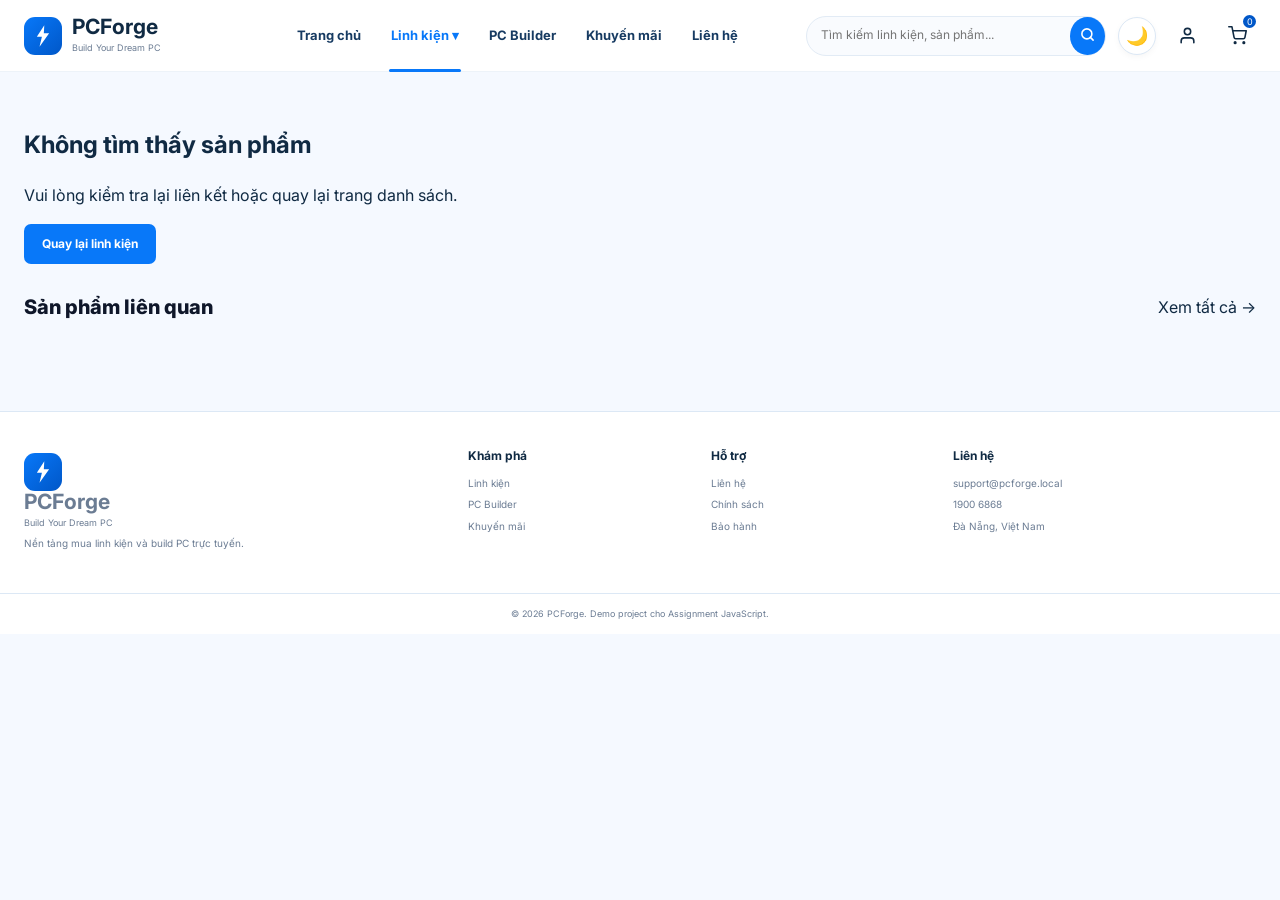
<file: product-detail.html>
<!DOCTYPE html>
<html lang="vi">
<head>
  <meta charset="UTF-8">
  <meta name="viewport" content="width=device-width, initial-scale=1.0">
  <title>Chi tiết sản phẩm - PCForge</title>
  <link rel="preconnect" href="https://fonts.googleapis.com">
  <link rel="preconnect" href="https://fonts.gstatic.com" crossorigin>
  <link href="https://fonts.googleapis.com/css2?family=Inter:wght@400;500;600;700;800&display=swap" rel="stylesheet">
  <link rel="icon" type="image/svg+xml" href="assets/images/logo.svg">
  <link rel="stylesheet" href="css/style.css">
  <link rel="stylesheet" href="css/products.css">
  <link rel="stylesheet" href="css/responsive.css">
</head>
<body>
  <div id="toast-container"></div>

  <header class="site-header">
    <div class="container header-inner">
      <a class="brand" href="index.html">
        <span class="brand-mark"><svg width="22" height="22" viewBox="0 0 24 24" fill="currentColor" aria-hidden="true"><polygon points="13.4 0.4 12.9 9.1 18.7 9.1 8.2 23.6 10.8 12.9 5.3 12.9"/></svg></span>
        <span><strong>PCForge</strong><small>Build Your Dream PC</small></span>
      </a>
      <button class="mobile-menu-btn" id="mobileMenuBtn" aria-label="Mở menu">☰</button>
      <nav class="main-nav" id="mainNav">
        <a href="index.html">Trang chủ</a>
        <a class="active nav-has-sub" href="products.html">Linh kiện <span class="nav-arrow">▾</span></a>
        <a href="builder.html">PC Builder</a>
        <a href="products.html?filter=sale">Khuyến mãi</a>
        <a href="contact.html">Liên hệ</a>
      </nav>
      <div class="header-actions">
        <div class="search-box">
          <input id="globalSearch" type="search" placeholder="Tìm kiếm linh kiện, sản phẩm...">
          <button id="globalSearchBtn" aria-label="Tìm kiếm">
            <svg width="15" height="15" viewBox="0 0 24 24" fill="none" stroke="currentColor" stroke-width="2.5" stroke-linecap="round" stroke-linejoin="round"><circle cx="11" cy="11" r="8"/><line x1="21" y1="21" x2="16.65" y2="16.65"/></svg>
          </button>
        </div>
        <button class="theme-toggle-btn" id="themeToggleBtn" aria-label="Chuyển chế độ sáng/tối" title="Chuyển chế độ sáng/tối"><span class="theme-icon">🌙</span></button>
        <a class="icon-btn account-btn" href="contact.html" aria-label="Tài khoản" title="Tài khoản">
          <svg width="19" height="19" viewBox="0 0 24 24" fill="none" stroke="currentColor" stroke-width="2" stroke-linecap="round" stroke-linejoin="round"><path d="M20 21v-2a4 4 0 0 0-4-4H8a4 4 0 0 0-4 4v2"/><circle cx="12" cy="7" r="4"/></svg>
        </a>
        <a class="cart-btn" href="cart.html" aria-label="Giỏ hàng">
          <svg width="19" height="19" viewBox="0 0 24 24" fill="none" stroke="currentColor" stroke-width="2" stroke-linecap="round" stroke-linejoin="round"><circle cx="9" cy="21" r="1"/><circle cx="20" cy="21" r="1"/><path d="M1 1h4l2.68 13.39a2 2 0 0 0 2 1.61h9.72a2 2 0 0 0 2-1.61L23 6H6"/></svg>
          <span id="cartBadge">0</span>
        </a>
      </div>
    </div>
  </header>

  <main class="container page-main">
    <div id="productDetail"></div>
    <section class="section">
      <div class="section-heading">
        <h2>Sản phẩm liên quan</h2>
        <a href="products.html">Xem tất cả →</a>
      </div>
      <div class="product-grid" id="relatedProducts"></div>
    </section>
  </main>

  <footer class="site-footer">
    <div class="container footer-grid">
      <div>
        <a class="brand footer-brand" href="index.html">
          <span class="brand-mark"><svg width="22" height="22" viewBox="0 0 24 24" fill="currentColor" aria-hidden="true"><polygon points="13.4 0.4 12.9 9.1 18.7 9.1 8.2 23.6 10.8 12.9 5.3 12.9"/></svg></span>
          <span><strong>PCForge</strong><small>Build Your Dream PC</small></span>
        </a>
        <p>Nền tảng mua linh kiện và build PC trực tuyến.</p>
      </div>
      <div>
        <h4>Khám phá</h4>
        <a href="products.html">Linh kiện</a>
        <a href="builder.html">PC Builder</a>
        <a href="products.html?filter=sale">Khuyến mãi</a>
      </div>
      <div>
        <h4>Hỗ trợ</h4>
        <a href="contact.html">Liên hệ</a>
        <a href="contact.html">Chính sách</a>
        <a href="contact.html">Bảo hành</a>
      </div>
      <div>
        <h4>Liên hệ</h4>
        <p>support@pcforge.local</p>
        <p>1900 6868</p>
        <p>Đà Nẵng, Việt Nam</p>
      </div>
    </div>
    <div class="footer-bottom">© 2026 PCForge. Demo project cho Assignment JavaScript.</div>
  </footer>

  <script src="js/data.js"></script>
  <script src="js/app.js"></script>
  <script src="js/product-detail.js"></script>
</body>
</html>
</file>
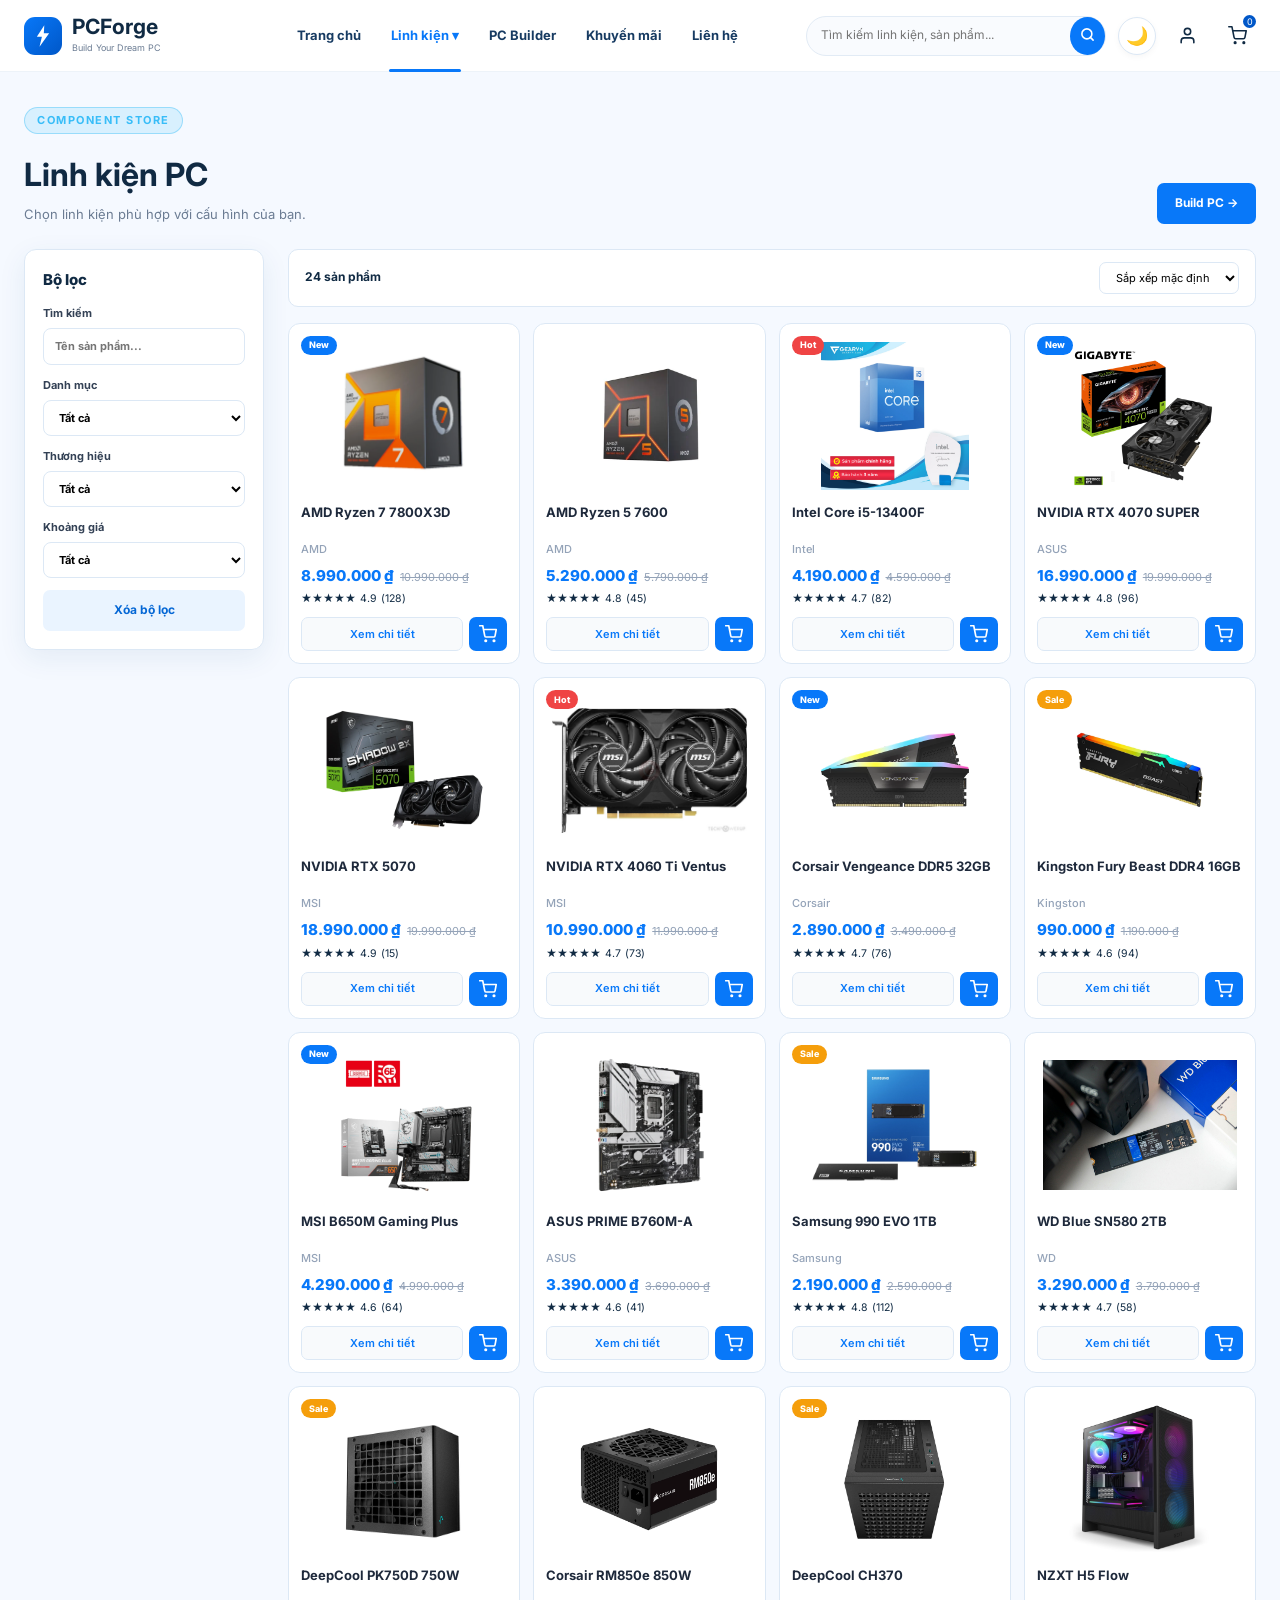
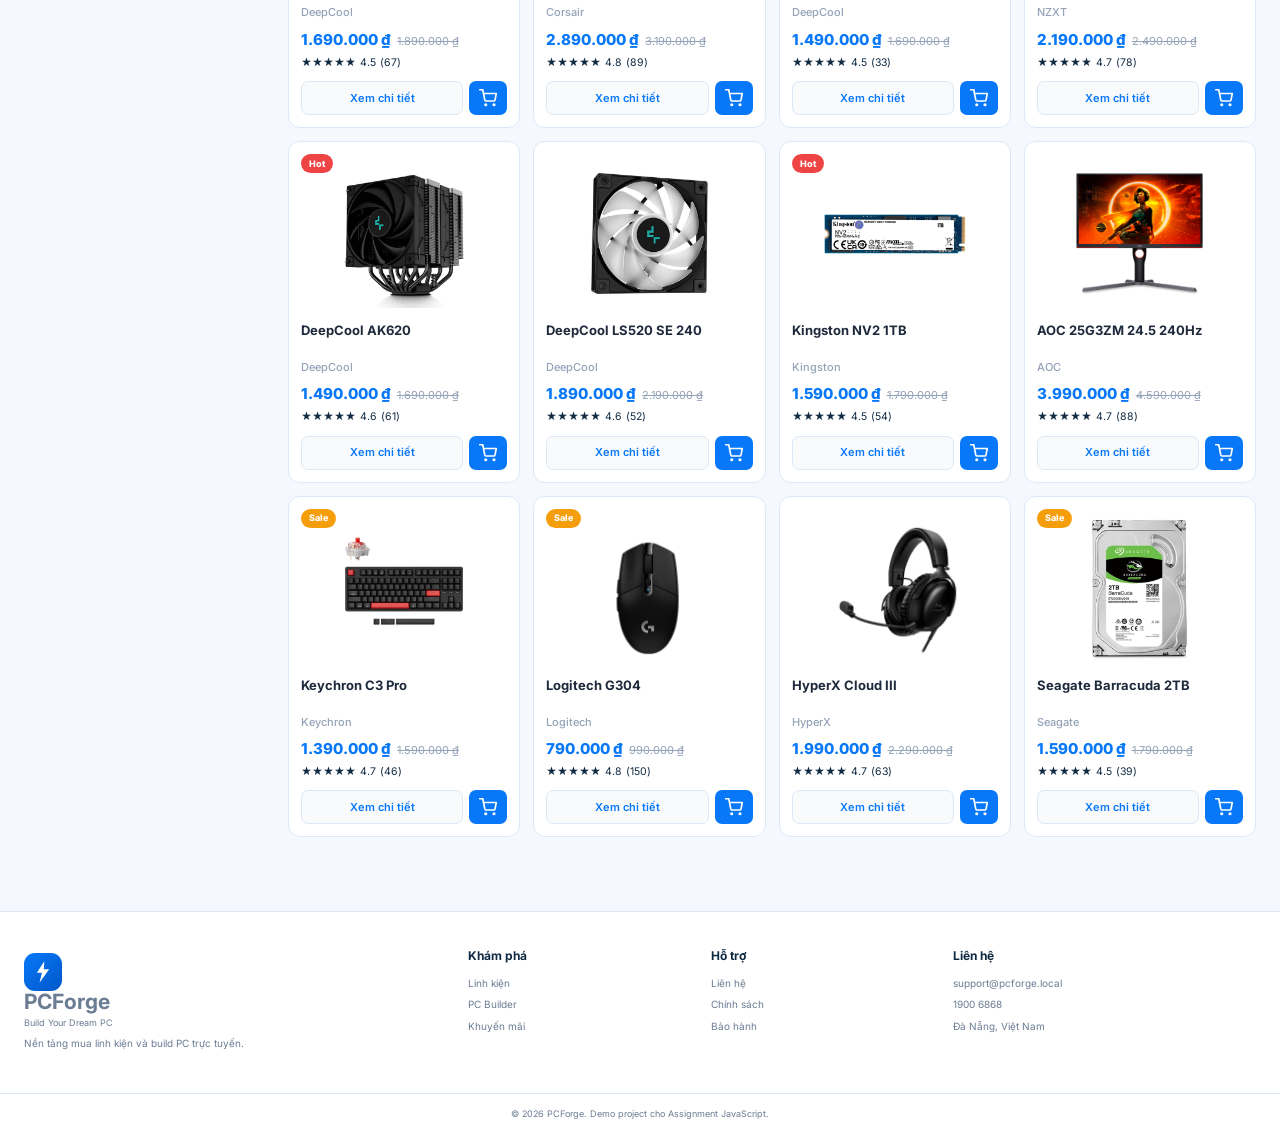
<file: products.html>
<!DOCTYPE html>
<html lang="vi">
<head>
  <meta charset="UTF-8">
  <meta name="viewport" content="width=device-width, initial-scale=1.0">
  <title>Linh kiện - PCForge</title>
  <link rel="preconnect" href="https://fonts.googleapis.com">
  <link rel="preconnect" href="https://fonts.gstatic.com" crossorigin>
  <link href="https://fonts.googleapis.com/css2?family=Inter:wght@400;500;600;700;800&display=swap" rel="stylesheet">
  <link rel="icon" type="image/svg+xml" href="assets/images/logo.svg">
  <link rel="stylesheet" href="css/style.css">
  <link rel="stylesheet" href="css/products.css">
  <link rel="stylesheet" href="css/responsive.css">
</head>
<body>
  <div id="toast-container"></div>

  <header class="site-header">
    <div class="container header-inner">
      <a class="brand" href="index.html">
        <span class="brand-mark"><svg width="22" height="22" viewBox="0 0 24 24" fill="currentColor" aria-hidden="true"><polygon points="13.4 0.4 12.9 9.1 18.7 9.1 8.2 23.6 10.8 12.9 5.3 12.9"/></svg></span>
        <span><strong>PCForge</strong><small>Build Your Dream PC</small></span>
      </a>
      <button class="mobile-menu-btn" id="mobileMenuBtn" aria-label="Mở menu">☰</button>
      <nav class="main-nav" id="mainNav">
        <a href="index.html">Trang chủ</a>
        <a class="active nav-has-sub" href="products.html">Linh kiện <span class="nav-arrow">▾</span></a>
        <a href="builder.html">PC Builder</a>
        <a href="products.html?filter=sale">Khuyến mãi</a>
        <a href="contact.html">Liên hệ</a>
      </nav>
      <div class="header-actions">
        <div class="search-box">
          <input id="globalSearch" type="search" placeholder="Tìm kiếm linh kiện, sản phẩm...">
          <button id="globalSearchBtn" aria-label="Tìm kiếm">
            <svg width="15" height="15" viewBox="0 0 24 24" fill="none" stroke="currentColor" stroke-width="2.5" stroke-linecap="round" stroke-linejoin="round"><circle cx="11" cy="11" r="8"/><line x1="21" y1="21" x2="16.65" y2="16.65"/></svg>
          </button>
        </div>
        <button class="theme-toggle-btn" id="themeToggleBtn" aria-label="Chuyển chế độ sáng/tối" title="Chuyển chế độ sáng/tối"><span class="theme-icon">🌙</span></button>
        <a class="icon-btn account-btn" href="contact.html" aria-label="Tài khoản" title="Tài khoản">
          <svg width="19" height="19" viewBox="0 0 24 24" fill="none" stroke="currentColor" stroke-width="2" stroke-linecap="round" stroke-linejoin="round"><path d="M20 21v-2a4 4 0 0 0-4-4H8a4 4 0 0 0-4 4v2"/><circle cx="12" cy="7" r="4"/></svg>
        </a>
        <a class="cart-btn" href="cart.html" aria-label="Giỏ hàng">
          <svg width="19" height="19" viewBox="0 0 24 24" fill="none" stroke="currentColor" stroke-width="2" stroke-linecap="round" stroke-linejoin="round"><circle cx="9" cy="21" r="1"/><circle cx="20" cy="21" r="1"/><path d="M1 1h4l2.68 13.39a2 2 0 0 0 2 1.61h9.72a2 2 0 0 0 2-1.61L23 6H6"/></svg>
          <span id="cartBadge">0</span>
        </a>
      </div>
    </div>
  </header>

  <main class="container page-main">
    <div class="page-title">
      <div>
        <span class="section-kicker">COMPONENT STORE</span>
        <h1>Linh kiện PC</h1>
        <p>Chọn linh kiện phù hợp với cấu hình của bạn.</p>
      </div>
      <a class="btn btn-primary" href="builder.html">Build PC →</a>
    </div>

    <div class="shop-layout">
      <aside class="filter-panel">
        <h3>Bộ lọc</h3>
        <label>Tìm kiếm<input id="productSearch" type="search" placeholder="Tên sản phẩm..."></label>
        <label>Danh mục<select id="categoryFilter"><option value="all">Tất cả</option></select></label>
        <label>Thương hiệu<select id="brandFilter"><option value="all">Tất cả</option></select></label>
        <label>Khoảng giá
          <select id="priceFilter">
            <option value="all">Tất cả</option>
            <option value="0-3000000">Dưới 3 triệu</option>
            <option value="3000000-8000000">3–8 triệu</option>
            <option value="8000000-15000000">8–15 triệu</option>
            <option value="15000000-999999999">Trên 15 triệu</option>
          </select>
        </label>
        <button class="btn btn-secondary full" id="resetFilters">Xóa bộ lọc</button>
      </aside>

      <section class="shop-results">
        <div class="results-toolbar">
          <strong id="resultCount">0 sản phẩm</strong>
          <select id="sortSelect">
            <option value="default">Sắp xếp mặc định</option>
            <option value="priceAsc">Giá thấp → cao</option>
            <option value="priceDesc">Giá cao → thấp</option>
            <option value="rating">Đánh giá cao</option>
            <option value="new">Mới nhất</option>
          </select>
        </div>
        <div class="product-grid" id="productGrid"></div>
      </section>
    </div>
  </main>

  <footer class="site-footer">
    <div class="container footer-grid">
      <div>
        <a class="brand footer-brand" href="index.html">
          <span class="brand-mark"><svg width="22" height="22" viewBox="0 0 24 24" fill="currentColor" aria-hidden="true"><polygon points="13.4 0.4 12.9 9.1 18.7 9.1 8.2 23.6 10.8 12.9 5.3 12.9"/></svg></span>
          <span><strong>PCForge</strong><small>Build Your Dream PC</small></span>
        </a>
        <p>Nền tảng mua linh kiện và build PC trực tuyến.</p>
      </div>
      <div>
        <h4>Khám phá</h4>
        <a href="products.html">Linh kiện</a>
        <a href="builder.html">PC Builder</a>
        <a href="products.html?filter=sale">Khuyến mãi</a>
      </div>
      <div>
        <h4>Hỗ trợ</h4>
        <a href="contact.html">Liên hệ</a>
        <a href="contact.html">Chính sách</a>
        <a href="contact.html">Bảo hành</a>
      </div>
      <div>
        <h4>Liên hệ</h4>
        <p>support@pcforge.local</p>
        <p>1900 6868</p>
        <p>Đà Nẵng, Việt Nam</p>
      </div>
    </div>
    <div class="footer-bottom">© 2026 PCForge. Demo project cho Assignment JavaScript.</div>
  </footer>

  <script src="js/data.js"></script>
  <script src="js/app.js"></script>
  <script src="js/products.js"></script>
</body>
</html>
</file>
<file: css/style.css>
:root {
    --blue: #0878f9;
    --blue-dark: #0057c8;
    --blue-soft: #eaf4ff;
    --bg: #f5f9ff;
    --text: #102a43;
    --muted: #6b7c93;
    --line: #dce8f5;
    --white: #fff;
    --green: #16a34a;
    --yellow: #f59e0b;
    --red: #ef4444;
    --shadow: 0 8px 28px rgba(31, 79, 130, .08)
}

* {
    box-sizing: border-box
}

html {
    scroll-behavior: smooth
}

body {
    margin: 0;
    font-family: Inter, Arial, sans-serif;
    background: var(--bg);
    color: var(--text);
    line-height: 1.55
}

a {
    text-decoration: none;
    color: inherit
}

button,
input,
select,
textarea {
    font: inherit
}

button {
    cursor: pointer
}

.container {
    width: min(1420px, calc(100% - 48px));
    margin: auto
}

.site-header {
    height: 72px;
    background: #fff;
    border-bottom: 1px solid #edf3f9;
    position: sticky;
    top: 0;
    z-index: 50
}

.header-inner {
    height: 100%;
    display: flex;
    align-items: center;
    gap: 28px
}

.brand {
    display: flex;
    align-items: center;
    gap: 10px;
    min-width: 205px
}

.brand-mark {
    width: 38px;
    height: 38px;
    border-radius: 11px;
    background: linear-gradient(135deg, var(--blue), var(--blue-dark));
    color: #fff;
    display: grid;
    place-items: center;
    font-size: 22px;
    font-weight: 800
}

.brand strong {
    display: block;
    font-size: 21px;
    line-height: 1
}

.brand small {
    display: block;
    color: var(--muted);
    font-size: 9px;
    margin-top: 4px
}

.main-nav {
    display: flex;
    align-items: center;
    gap: 26px;
    flex: 1;
    justify-content: center
}

.main-nav a {
    font-size: 13px;
    font-weight: 700;
    color: #173b62;
    padding: 26px 2px;
    position: relative
}

.main-nav a.active,
.main-nav a:hover {
    color: var(--blue)
}

.main-nav a.active:after {
    content: "";
    position: absolute;
    height: 3px;
    bottom: 0;
    left: 0;
    right: 0;
    border-radius: 4px;
    background: var(--blue)
}

.header-actions {
    display: flex;
    align-items: center;
    gap: 12px
}

.search-box {
    width: 300px;
    height: 40px;
    border: 1px solid #e2ebf5;
    border-radius: 22px;
    display: flex;
    background: #f9fbfe
}

.search-box input {
    border: 0;
    outline: 0;
    background: transparent;
    padding: 0 14px;
    width: 100%;
    font-size: 12px
}

.search-box button {
    border: 0;
    background: var(--blue);
    color: #fff;
    width: 38px;
    height: 38px;
    border-radius: 50%;
    font-size: 20px
}

.icon-btn,
.cart-btn {
    width: 38px;
    height: 38px;
    display: grid;
    place-items: center;
    border-radius: 50%;
    position: relative
}

.cart-btn {
    font-size: 20px
}

.cart-btn:hover,
.icon-btn:hover {
    background: var(--blue-soft)
}

#cartBadge {
    position: absolute;
    right: -2px;
    top: -4px;
    background: var(--blue-dark);
    color: #fff;
    border-radius: 10px;
    min-width: 17px;
    height: 17px;
    font-size: 9px;
    display: grid;
    place-items: center;
    border: 2px solid #fff
}

.mobile-menu-btn {
    display: none;
    border: 0;
    background: none;
    font-size: 24px
}

.hero-wrap {
    padding: 16px 0
}

.hero-grid {
    display: grid;
    grid-template-columns: minmax(0, 1fr) 330px;
    gap: 20px;
    align-items: stretch;
}

.hero-slider {
    height: 490px;
    border-radius: 14px;
    overflow: hidden;
    position: relative;
    background: #061e3d;
    color: #fff;
    box-shadow: var(--shadow)
}

.hero-slide {
    position: absolute;
    inset: 0;
    padding: 36px 44px;
    display: none;
    background: radial-gradient(circle at 75% 45%, #0866d3 0%, #06346e 35%, #051d3b 80%)
}

.hero-slide.active {
    display: flex;
    align-items: center;
    justify-content: space-between
}

.hero-copy {
    max-width: 440px;
    z-index: 2
}

.eyebrow,
.section-kicker {
    display: inline-block;
    padding: 4px 12px;
    background: rgba(56, 189, 248, 0.15);
    border: 1px solid rgba(56, 189, 248, 0.4);
    color: #38bdf8;
    border-radius: 999px;
    font-size: 11px;
    font-weight: 700;
    letter-spacing: 1.5px;
    margin-bottom: 12px;
}

.hero-copy h1 {
    font-size: 40px;
    line-height: 1.1;
    margin: 0 0 14px;
    font-weight: 800;
    color: #fff;
}

.hero-copy h1 em {
    font-style: normal;
    color: #38bdf8;
    background: linear-gradient(135deg, #38bdf8, #60a5fa);
    -webkit-background-clip: text;
    -webkit-text-fill-color: transparent;
}

.hero-copy p {
    font-size: 13.5px;
    color: #d7e8fb;
    line-height: 1.55;
    margin: 0 0 22px;
}

.hero-buttons {
    display: flex;
    gap: 12px;
}

.btn {
    border: 0;
    border-radius: 7px;
    padding: 11px 18px;
    font-weight: 700;
    font-size: 12px;
    display: inline-flex;
    justify-content: center;
    align-items: center;
    gap: 7px
}

.btn-primary {
    background: var(--blue);
    color: #fff
}

.btn-primary:hover {
    background: var(--blue-dark)
}

.btn-secondary {
    background: #eaf4ff;
    color: #0567d5
}

.btn-outline {
    background: #fff;
    border: 1px solid var(--line);
    color: #1c4b78
}

.btn-outline-light {
    border: 1px solid rgba(255, 255, 255, .7);
    color: #fff;
    background: transparent
}

.btn-white {
    background: #fff;
    color: var(--blue-dark)
}

.full {
    width: 100%
}

.hero-pc-showcase {
    display: flex;
    align-items: center;
    gap: 16px;
    z-index: 2;
    height: 100%;
}

.pc-image-wrap {
    height: 350px;
    display: flex;
    align-items: center;
}

.hero-pc-img {
    height: 100%;
    max-height: 350px;
    object-fit: contain;
    filter: drop-shadow(0 0 45px rgba(56, 189, 248, .4));
}

.hero-trust-badges {
    display: flex;
    flex-direction: column;
    gap: 12px;
}

.trust-badge {
    display: flex;
    align-items: center;
    gap: 10px;
    padding: 10px 14px;
    background: rgba(10, 25, 50, .65);
    backdrop-filter: blur(8px);
    border: 1px solid rgba(56, 189, 248, .25);
    border-radius: 12px;
    color: #fff;
    min-width: 165px;
}

.trust-icon {
    width: 34px;
    height: 34px;
    border-radius: 50%;
    background: rgba(8, 120, 249, .25);
    border: 1px solid rgba(56, 189, 248, .4);
    display: grid;
    place-items: center;
    color: #38bdf8;
    flex-shrink: 0;
}

.trust-badge strong {
    display: block;
    font-size: 12px;
    font-weight: 700;
    color: #fff;
}

.trust-badge small {
    display: block;
    font-size: 10px;
    color: #94a3b8;
}

.hero-pc-alt {
    gap: 12px
}

.floating-chips-wrap {
    display: flex;
    flex-direction: column;
    gap: 14px;
}

.floating-chip {
    padding: 16px 26px;
    border-radius: 12px;
    background: #fff;
    color: #075ab5;
    font-weight: 800;
    box-shadow: 0 15px 35px rgba(0, 0, 0, .2);
    transform: rotate(-4deg);
    text-align: center;
    font-size: 18px;
}

.floating-chip:nth-child(2) {
    transform: translateX(20px) rotate(4deg)
}

.floating-chip:nth-child(3) {
    transform: translateY(-8px) rotate(-2deg)
}

.hero-slide-gpu {
    max-height: 180px;
    object-fit: contain;
    filter: drop-shadow(0 15px 30px rgba(0, 0, 0, .4));
}

.slider-arrow {
    position: absolute;
    top: 50%;
    transform: translateY(-50%);
    border: 0;
    width: 38px;
    height: 38px;
    border-radius: 50%;
    background: rgba(255, 255, 255, .13);
    color: #fff;
    font-size: 32px;
    z-index: 5
}

.slider-arrow.prev {
    left: 18px
}

.slider-arrow.next {
    right: 18px
}

.slider-dots {
    position: absolute;
    bottom: 14px;
    left: 50%;
    transform: translateX(-50%);
    display: flex;
    gap: 8px
}

.slider-dots button {
    width: 9px;
    height: 9px;
    border: 0;
    border-radius: 50%;
    background: #8bb8df
}

.slider-dots button.active {
    background: #fff;
    width: 22px;
    border-radius: 8px
}

.builder-mini {
    background: #fff;
    border: 1px solid var(--line);
    border-radius: 14px;
    padding: 10px 14px;
    box-shadow: var(--shadow);
    height: 490px;
    display: flex;
    flex-direction: column;
    box-sizing: border-box;
}

.builder-mini-banner {
    background: transparent;
    padding: 0 0 6px;
    display: flex;
    flex-direction: column;
    gap: 6px;
    border-bottom: 1px solid #edf2f7;
    margin-bottom: 2px;
}

.mini-banner-content {
    display: flex;
    align-items: center;
    gap: 8px;
}

.mini-banner-content .mini-icon {
    width: 28px;
    height: 28px;
    border-radius: 7px;
    background: #eaf4ff;
    border: 1px solid #cfe2fe;
    display: grid;
    place-items: center;
    color: #0878f9;
    flex-shrink: 0;
}

.builder-mini-banner h2 {
    margin: 0;
    font-size: 14px;
    font-weight: 800;
    color: #0f172a;
}

.builder-mini-banner p {
    margin: 1px 0 0;
    font-size: 10px;
    color: #64748b;
}

.btn-mini-start {
    background: #0878f9 !important;
    color: #fff !important;
    font-weight: 700;
    font-size: 11px;
    padding: 6px 10px;
    text-align: center;
    border-radius: 6px;
    border: none;
    text-decoration: none;
    transition: .2s;
    display: block;
}

.btn-mini-start:hover {
    background: #0057c8 !important;
}

.build-mini-title {
    display: flex;
    justify-content: space-between;
    align-items: center;
    padding: 3px 2px 4px;
    border-bottom: 1px solid #edf2f7;
    font-size: 11px;
    font-weight: 700;
    color: #0f172a;
}

.mini-actions {
    display: flex;
    align-items: center;
    gap: 6px;
    font-size: 10px;
}

.mini-link-btn {
    background: none;
    border: none;
    color: #0878f9;
    padding: 0;
    font-size: 10.5px;
    font-weight: 600;
    cursor: pointer;
}

.mini-link-btn:hover {
    text-decoration: underline;
}

.mini-sep {
    color: #cbd5e1;
    font-size: 10px;
}

.mini-build-list {
    flex: 1;
    overflow-y: hidden;
    display: flex;
    flex-direction: column;
    justify-content: space-around;
    gap: 0;
    padding: 1px 0;
    margin: 1px 0;
}

.mini-slot {
    display: flex;
    align-items: center;
    gap: 7px;
    padding: 2.5px 5px;
    border-radius: 6px;
    transition: .15s;
    text-decoration: none;
    color: inherit;
}

.mini-slot:hover {
    background: #f0f7ff;
}

.mini-slot .slot-icon {
    width: 24px;
    height: 24px;
    border-radius: 6px;
    background: #f0f7ff;
    display: grid;
    place-items: center;
    flex-shrink: 0;
    overflow: hidden;
    padding: 2px;
}

.mini-slot .slot-icon img {
    width: 100%;
    height: 100%;
    object-fit: contain;
}

.mini-slot .slot-info {
    flex: 1;
    min-width: 0;
}

.mini-slot strong {
    display: block;
    font-size: 11px;
    font-weight: 700;
    color: #1e293b;
    line-height: 1.15;
}

.mini-slot small {
    display: block;
    font-size: 9px;
    color: #64748b;
    white-space: nowrap;
    overflow: hidden;
    text-overflow: ellipsis;
    line-height: 1.15;
}

.mini-slot small.chosen {
    color: #0878f9;
    font-weight: 600;
}

.mini-slot .slot-arrow {
    color: #94a3b8;
    font-size: 13px;
    font-weight: 700;
}

.mini-bottom {
    padding-top: 6px;
    border-top: 1px solid #edf2f7;
    display: flex;
    flex-direction: column;
    gap: 6px;
}

.mini-total {
    display: flex;
    justify-content: space-between;
    align-items: center;
    font-size: 11px;
    color: #64748b;
}

.mini-total strong {
    font-size: 16px;
    font-weight: 800;
    color: #0878f9;
}

.btn-check-compat {
    text-align: center;
    font-size: 11.5px;
    font-weight: 700;
    padding: 8px;
    border-radius: 7px;
    text-decoration: none;
}

.category-strip {
    display: flex;
    gap: 10px;
    background: #fff;
    border: 1px solid var(--line);
    border-radius: 12px;
    padding: 12px 14px;
    margin: 24px auto 0;
    box-shadow: var(--shadow);
    overflow-x: auto;
    scrollbar-width: none;
}

.category-strip::-webkit-scrollbar {
    display: none;
}

.category-item {
    display: flex;
    flex-direction: column;
    align-items: center;
    gap: 6px;
    min-width: 70px;
    flex: 1;
    padding: 6px 4px;
    border-radius: 9px;
    transition: .2s;
    text-decoration: none;
    color: #1e293b;
    text-align: center;
}

.category-item:hover {
    background: #f0f7ff;
    transform: translateY(-2px);
}

.category-icon {
    width: 48px;
    height: 48px;
    flex-shrink: 0;
    border-radius: 12px;
    background: #f0f7ff;
    display: flex;
    align-items: center;
    justify-content: center;
    overflow: hidden;
    transition: background .2s, transform .2s;
}

.category-item:hover .category-icon {
    background: #e0edff;
    transform: scale(1.06);
}

.category-icon img {
    width: 32px;
    height: 32px;
    object-fit: contain;
    display: block;
}

.category-item strong {
    font-size: 11px;
    font-weight: 700;
    color: #1e293b;
}

.section {
    padding: 28px 0 0
}

.section-heading {
    display: flex;
    justify-content: space-between;
    align-items: center;
    margin-bottom: 14px;
}

.heading-title {
    display: flex;
    align-items: center;
    gap: 8px;
}

.heading-star {
    color: #0878f9;
    font-size: 18px;
}

.heading-flame {
    font-size: 18px;
}

.section-heading h2 {
    margin: 0;
    font-size: 20px;
    font-weight: 800;
    color: #0f172a;
}

.heading-more {
    font-size: 12px;
    color: var(--blue);
    font-weight: 700;
    text-decoration: none;
}

.heading-more:hover {
    text-decoration: underline;
}

.content-grid {
    display: grid;
    grid-template-columns: minmax(0, 1fr) 280px;
    gap: 16px;
    align-items: start;
}

.product-grid {
    display: grid;
    grid-template-columns: repeat(4, minmax(0, 1fr));
    gap: 13px;
}

.product-card {
    background: #fff;
    border: 1px solid var(--line);
    border-radius: 12px;
    padding: 12px;
    position: relative;
    transition: .2s;
    overflow: hidden;
    display: flex;
    flex-direction: column;
}

.product-card:hover {
    transform: translateY(-3px);
    box-shadow: 0 12px 28px rgba(31, 79, 130, .12);
    border-color: #cbd5e1;
}

.product-img-link {
    display: block;
    text-decoration: none;
}

.product-img {
    height: 160px;
    background: #fff;
    border-radius: 8px;
    display: flex;
    align-items: center;
    justify-content: center;
    padding: 6px;
    margin-bottom: 8px;
    overflow: hidden;
    position: relative;
}

.product-img img {
    max-width: 100%;
    max-height: 148px;
    object-fit: contain;
    transition: transform .3s ease;
}

.product-card:hover .product-img img {
    transform: scale(1.05);
}

.product-placeholder {
    font-size: 40px;
    font-weight: 800;
    color: #c7dcf2;
    display: grid;
    place-items: center;
}

.cat-icon-img {
    width: 40px;
    height: 40px;
    object-fit: contain;
}

.product-badge {
    position: absolute;
    top: 12px;
    left: 12px;
    color: #fff;
    padding: 2.5px 8px;
    border-radius: 999px;
    font-size: 9px;
    font-weight: 800;
    z-index: 2;
}

.product-badge.new {
    background: #0878f9;
}

.product-badge.hot {
    background: #ef4444;
}

.product-badge.sale {
    background: #f59e0b;
}

.product-card h3 {
    font-size: 13px;
    font-weight: 700;
    line-height: 1.35;
    margin: 0 0 2px;
    min-height: 35px;
}

.product-card h3 a {
    color: #1e293b;
    text-decoration: none;
}

.product-card h3 a:hover {
    color: var(--blue);
}

.product-brand {
    font-size: 11px;
    font-weight: 500;
    color: #94a3b8;
    margin-bottom: 6px;
}

.price {
    font-size: 15px;
    color: var(--blue);
    font-weight: 800;
    display: flex;
    align-items: baseline;
    gap: 6px;
    margin-bottom: 4px;
}

.old-price {
    font-size: 11px;
    color: #94a3b8;
    text-decoration: line-through;
    font-weight: 400;
}

.rating {
    display: flex;
    align-items: center;
    gap: 4px;
    font-size: 10.5px;
    margin-bottom: 10px;
}

.product-actions {
    display: grid;
    grid-template-columns: 1fr 38px;
    gap: 6px;
    margin-top: auto;
}

.product-actions .btn-outline {
    border: 1px solid #dce8f5;
    background: #f8fafc;
    color: #0878f9;
    font-size: 11px;
    font-weight: 600;
    padding: 7px 8px;
    border-radius: 7px;
    text-align: center;
    text-decoration: none;
    transition: .2s;
}

.product-actions .btn-outline:hover {
    background: #f0f7ff;
    border-color: #0878f9;
}

.cart-icon-btn {
    border: none;
    background: var(--blue);
    color: #fff;
    border-radius: 7px;
    display: grid;
    place-items: center;
    cursor: pointer;
    transition: .2s;
    height: 34px;
}

.cart-icon-btn:hover {
    background: var(--blue-dark);
    transform: scale(1.04);
}

.flash-sale {
    background: linear-gradient(145deg, #0266d8, #0a84f5);
    color: #fff;
    border-radius: 14px;
    padding: 20px 16px 12px;
    text-align: center;
    display: flex;
    flex-direction: column;
    align-items: center;
    box-shadow: 0 8px 24px rgba(8, 120, 249, .18);
    position: relative;
    overflow: hidden;
}

.sale-label {
    font-size: 10px;
    letter-spacing: 2px;
    font-weight: 800;
    color: #fff;
    opacity: .9;
}

.flash-sale h3 {
    font-size: 20px;
    font-weight: 800;
    margin: 4px 0 2px;
    color: #fff;
}

.flash-sale p {
    font-size: 11px;
    opacity: .85;
    margin: 0 0 14px;
    color: #e0f2fe;
}

.countdown {
    display: grid;
    grid-template-columns: repeat(4, 1fr);
    gap: 5px;
    width: 100%;
    margin-bottom: 14px;
}

.countdown span {
    background: #fff;
    color: var(--blue-dark);
    border-radius: 8px;
    padding: 7px 2px;
    display: flex;
    flex-direction: column;
    align-items: center;
    box-shadow: 0 3px 8px rgba(0, 0, 0, .08);
}

.countdown b {
    display: block;
    font-size: 16px;
    font-weight: 800;
    line-height: 1;
    color: var(--blue-dark);
}

.countdown small {
    font-size: 8.5px;
    color: var(--muted);
    font-weight: 600;
    margin-top: 2px;
}

.btn-flash-cta {
    background: #fff;
    color: #0878f9;
    font-weight: 700;
    font-size: 12px;
    padding: 8px 26px;
    border-radius: 999px;
    text-decoration: none;
    box-shadow: 0 3px 10px rgba(0, 0, 0, .1);
    transition: .2s;
    margin-bottom: 8px;
}

.btn-flash-cta:hover {
    transform: scale(1.04);
}

.flash-sale-image-wrap {
    width: 100%;
    margin-top: 4px;
    display: flex;
    justify-content: center;
}

.flash-sale-gpu-img {
    width: 100%;
    max-height: 65px;
    object-fit: contain;
}

.top-categories-card {
    background: #fff;
    border: 1px solid var(--line);
    border-radius: 14px;
    padding: 16px 14px;
    box-shadow: var(--shadow);
    display: flex;
    flex-direction: column;
}

.top-categories-card h3 {
    font-size: 14px;
    font-weight: 800;
    color: #0f172a;
    margin: 0 0 12px;
}

.top-cat-list {
    display: flex;
    flex-direction: column;
    gap: 6px;
}

.top-cat-item {
    display: flex;
    align-items: center;
    gap: 10px;
    padding: 7px 8px;
    border-radius: 8px;
    text-decoration: none;
    color: inherit;
    transition: .15s;
    border: 1px solid transparent;
}

.top-cat-item:hover {
    background: #f0f7ff;
    border-color: #e2e8f0;
}

.top-rank {
    width: 20px;
    height: 20px;
    border-radius: 50%;
    background: #0878f9;
    color: #fff;
    font-size: 10px;
    font-weight: 800;
    display: grid;
    place-items: center;
    flex-shrink: 0;
}

.top-thumb {
    width: 34px;
    height: 34px;
    object-fit: contain;
    flex-shrink: 0;
}

.top-info {
    flex: 1;
    min-width: 0;
}

.top-info strong {
    display: block;
    font-size: 12px;
    font-weight: 700;
    color: #1e293b;
}

.top-info small {
    display: block;
    font-size: 10px;
    color: #64748b;
}

.top-arrow {
    color: #94a3b8;
    font-size: 14px;
    font-weight: 700;
}

.benefits {
    margin-top: 36px;
    background: #fff;
    border: 1px solid var(--line);
    border-radius: 12px;
    padding: 20px 24px;
    display: grid;
    grid-template-columns: repeat(4, 1fr);
    gap: 16px;
    box-shadow: var(--shadow);
}

.benefit-item {
    display: flex;
    align-items: center;
    gap: 12px;
}

.benefit-icon {
    font-size: 26px;
}

.benefit-item strong {
    display: block;
    font-size: 12px;
    font-weight: 700;
    color: #0f172a;
    margin-bottom: 2px;
}

.benefit-item small {
    display: block;
    font-size: 10px;
    color: #64748b;
}

.site-footer {
    margin-top: 40px;
    background: #fff;
    border-top: 1px solid var(--line)
}

.footer-grid {
    padding: 35px 0;
    display: grid;
    grid-template-columns: 2fr 1fr 1fr 1.5fr;
    gap: 40px
}

.footer-grid h4 {
    margin: 0 0 10px;
    font-size: 12px
}

.footer-grid a,
.footer-grid p {
    display: block;
    color: var(--muted);
    font-size: 10px;
    margin: 6px 0
}

.footer-brand {
    margin-bottom: 10px
}

.footer-bottom {
    text-align: center;
    border-top: 1px solid var(--line);
    padding: 13px;
    color: var(--muted);
    font-size: 9px
}

.page-main {
    padding: 34px 0
}

.page-title {
    display: flex;
    justify-content: space-between;
    align-items: end;
    margin-bottom: 25px
}

.page-title h1 {
    font-size: 32px;
    margin: 4px 0
}

.page-title p {
    color: var(--muted);
    margin: 0;
    font-size: 13px
}

.error {
    color: var(--red);
    font-size: 10px;
    min-height: 15px
}

.form-grid {
    display: grid;
    grid-template-columns: 1fr 1fr;
    gap: 15px
}

.form-grid label {
    font-size: 11px;
    font-weight: 700
}

.form-grid input,
.form-grid select,
.form-grid textarea {
    display: block;
    width: 100%;
    border: 1px solid var(--line);
    border-radius: 8px;
    background: #fff;
    padding: 11px 12px;
    margin-top: 5px;
    outline: none
}

.form-grid input:focus,
.form-grid select:focus,
.form-grid textarea:focus {
    border-color: var(--blue);
    box-shadow: 0 0 0 3px #eaf4ff
}

.full-field {
    grid-column: 1/-1
}

.contact-layout {
    display: grid;
    grid-template-columns: 1.6fr 1fr;
    gap: 20px
}

.checkout-form,
.contact-card {
    background: #fff;
    border: 1px solid var(--line);
    border-radius: 12px;
    padding: 22px
}

.checkout-form h2,
.contact-card h2 {
    margin-top: 0;
    font-size: 18px
}

.contact-card {
    display: flex;
    flex-direction: column;
    gap: 8px
}

.contact-icon {
    width: 50px;
    height: 50px;
    background: var(--blue-soft);
    color: var(--blue);
    border-radius: 14px;
    display: grid;
    place-items: center;
    font-size: 25px
}

.contact-card p,
.contact-card span {
    font-size: 12px;
    color: var(--muted)
}

#toast-container {
    position: fixed;
    right: 20px;
    bottom: 20px;
    z-index: 100;
    display: grid;
    gap: 8px
}

.toast {
    background: #102a43;
    color: #fff;
    border-radius: 8px;
    padding: 12px 16px;
    font-size: 11px;
    box-shadow: var(--shadow);
    animation: toastIn .25s ease
}

.toast.success {
    border-left: 4px solid var(--green)
}

.toast.error {
    border-left: 4px solid var(--red)
}

@keyframes toastIn {
    from {
        transform: translateY(10px);
        opacity: 0
    }

    to {
        transform: none;
        opacity: 1
    }
}

/* ================= THEME TOGGLE BUTTON ================= */
.theme-toggle-btn {
    width: 38px;
    height: 38px;
    border-radius: 50%;
    border: 1px solid var(--line);
    background: #fff;
    color: var(--text);
    display: grid;
    place-items: center;
    font-size: 18px;
    cursor: pointer;
    transition: all .25s ease;
    box-shadow: 0 2px 6px rgba(0, 0, 0, .04);
}

.theme-toggle-btn:hover {
    background: var(--blue-soft);
    border-color: var(--blue);
    transform: rotate(20deg) scale(1.08);
}

.theme-icon {
    display: inline-block;
    line-height: 1;
    transition: transform .3s ease;
}

.theme-toggle-btn:active .theme-icon {
    transform: scale(0.85);
}

/* ================= DARK MODE SYSTEM ================= */
[data-theme="dark"] {
    --blue: #3b82f6;
    --blue-dark: #60a5fa;
    --blue-soft: #1e293b;
    --bg: #0b1120;
    --text: #e2e8f0;
    --muted: #94a3b8;
    --line: #1e293b;
    --white: #131d31;
    --shadow: 0 10px 30px rgba(0, 0, 0, .5);
}

[data-theme="dark"] .site-header {
    background: #0f172a;
    border-bottom-color: #1e293b;
}

[data-theme="dark"] .main-nav a {
    color: #cbd5e1;
}

[data-theme="dark"] .main-nav a:hover,
[data-theme="dark"] .main-nav a.active {
    color: #60a5fa;
}

[data-theme="dark"] .search-box {
    background: #1e293b;
    border-color: #334155;
}

[data-theme="dark"] .search-box input {
    color: #f8fafc;
}

[data-theme="dark"] .search-box input::placeholder {
    color: #64748b;
}

[data-theme="dark"] .search-box button {
    background: #3b82f6;
}

[data-theme="dark"] .icon-btn,
[data-theme="dark"] .cart-btn {
    color: #cbd5e1;
}

[data-theme="dark"] .icon-btn:hover,
[data-theme="dark"] .cart-btn:hover {
    background: #1e293b;
}

[data-theme="dark"] #cartBadge {
    border-color: #0f172a;
    background: #3b82f6;
}

[data-theme="dark"] .theme-toggle-btn {
    background: #1e293b;
    border-color: #334155;
    color: #fbbf24;
}

[data-theme="dark"] .theme-toggle-btn:hover {
    background: #334155;
    border-color: #60a5fa;
}

[data-theme="dark"] .mobile-menu-btn {
    color: #e2e8f0;
}

[data-theme="dark"] .product-card {
    background: #131d31;
    border-color: #1e293b;
}

[data-theme="dark"] .product-card:hover {
    box-shadow: 0 12px 28px rgba(0, 0, 0, .5);
    border-color: #334155;
}

[data-theme="dark"] .product-card h3 {
    color: #f8fafc;
}

[data-theme="dark"] .product-img {
    background: #1a263d;
}

[data-theme="dark"] .category-item {
    background: #131d31;
    border-color: #1e293b;
    color: #e2e8f0;
}

[data-theme="dark"] .category-item:hover {
    background: #1e293b;
    border-color: #3b82f6;
    color: #60a5fa;
}

[data-theme="dark"] .category-icon {
    background: #1e293b;
    color: #60a5fa;
}

[data-theme="dark"] .builder-mini {
    background: #131d31;
    border-color: #1e293b;
}

[data-theme="dark"] .builder-mini-head {
    border-bottom-color: #1e293b;
}

[data-theme="dark"] .mini-slot {
    border-bottom-color: #1e293b;
}

[data-theme="dark"] .mini-slot .slot-icon {
    background: #1e293b;
    color: #60a5fa;
}

[data-theme="dark"] .mini-slot:hover {
    background: #1a263d;
}

[data-theme="dark"] .mini-total {
    background: #1a263d;
}

[data-theme="dark"] .benefits {
    background: #131d31;
    border-color: #1e293b;
}

[data-theme="dark"] .benefits div {
    border-right-color: #1e293b;
}

[data-theme="dark"] .site-footer {
    background: #070d18;
    border-top: 1px solid #1e293b;
    color: #94a3b8;
}

[data-theme="dark"] .footer-bottom {
    border-top-color: #1e293b;
    color: #64748b;
}

[data-theme="dark"] .btn-outline {
    background: transparent;
    border-color: #334155;
    color: #cbd5e1;
}

[data-theme="dark"] .btn-outline:hover {
    background: #1e293b;
    border-color: #60a5fa;
    color: #60a5fa;
}

[data-theme="dark"] .btn-secondary {
    background: #1e293b;
    color: #60a5fa;
    border: 1px solid #334155;
}

[data-theme="dark"] .btn-secondary:hover {
    background: #253349;
}

[data-theme="dark"] .toast {
    background: #1e293b;
    color: #f8fafc;
    border-color: #334155;
}

/* Dark mode for PC Builder */
[data-theme="dark"] .component-picker,
[data-theme="dark"] .build-summary {
    background: #131d31;
    border-color: #1e293b;
}

[data-theme="dark"] .picker-head {
    border-bottom-color: #1e293b;
}

[data-theme="dark"] .component-group {
    border-bottom-color: #1e293b;
}

[data-theme="dark"] .component-option {
    background: #0f172a;
    border-color: #1e293b;
}

[data-theme="dark"] .component-option:hover {
    background: #172554;
    border-color: #3b82f6;
}

[data-theme="dark"] .component-option.selected {
    background: #1e3a5f;
    border-color: #60a5fa;
    box-shadow: 0 0 0 1.5px #60a5fa;
}

[data-theme="dark"] .option-thumb {
    background: #1a263d;
}

[data-theme="dark"] .option-name {
    color: #f8fafc;
}

[data-theme="dark"] .spec-tag {
    background: #1e293b;
    color: #94a3b8;
    border: 1px solid #334155;
}

[data-theme="dark"] .option-bottom {
    border-top-color: #1e293b;
}

[data-theme="dark"] .option-price {
    color: #60a5fa;
}

[data-theme="dark"] .btn-select-comp {
    background: #1e293b;
    border-color: #3b82f6;
    color: #60a5fa;
}

[data-theme="dark"] .selected-item {
    border-bottom-color: #1e293b;
}

[data-theme="dark"] .selected-item .sel-icon {
    background: #1e293b;
    color: #64748b;
}

[data-theme="dark"] .selected-item .sel-thumb {
    background: #1a263d;
    border-color: #334155;
}

[data-theme="dark"] .sel-prod-name {
    color: #f8fafc;
}

[data-theme="dark"] .sel-price {
    color: #60a5fa;
}

[data-theme="dark"] .sel-pick-link {
    background: #1e293b;
    color: #60a5fa;
}

[data-theme="dark"] .power-card {
    background: #172554;
    border: 1px solid #1e3a5f;
}

[data-theme="dark"] .power-card strong {
    color: #60a5fa;
}

[data-theme="dark"] .summary-total strong {
    color: #60a5fa;
}

[data-theme="dark"] .compatibility-box.neutral {
    background: #1e293b;
    color: #94a3b8;
}

[data-theme="dark"] .compatibility-box.ok {
    background: #064e3b;
    color: #a7f3d0;
}

[data-theme="dark"] .compatibility-box.warn {
    background: #78350f;
    color: #fde68a;
}

/* Dark mode for Shop / Filter / Products */
[data-theme="dark"] .filter-panel,
[data-theme="dark"] .results-toolbar {
    background: #131d31;
    border-color: #1e293b;
}

[data-theme="dark"] .filter-panel input,
[data-theme="dark"] .filter-panel select,
[data-theme="dark"] .results-toolbar select {
    background: #1e293b;
    border-color: #334155;
    color: #f8fafc;
}

[data-theme="dark"] .product-detail {
    background: #131d31;
    border-color: #1e293b;
}

[data-theme="dark"] .detail-image {
    background: #1a263d;
}

[data-theme="dark"] .detail-info h1 {
    color: #f8fafc;
}

[data-theme="dark"] .detail-info .price {
    color: #60a5fa;
}

[data-theme="dark"] .spec-table td {
    border-bottom-color: #1e293b;
    color: #e2e8f0;
}

[data-theme="dark"] .qty-control button,
[data-theme="dark"] .qty-control input {
    background: #1e293b;
    border-color: #334155;
    color: #f8fafc;
}

/* Dark mode for Cart & Checkout & Contact */
[data-theme="dark"] .cart-list,
[data-theme="dark"] .cart-summary,
[data-theme="dark"] .order-summary,
[data-theme="dark"] .empty-cart,
[data-theme="dark"] .checkout-form,
[data-theme="dark"] .order-success,
[data-theme="dark"] .contact-card {
    background: #131d31;
    border-color: #1e293b;
}

[data-theme="dark"] .cart-item {
    border-bottom-color: #1e293b;
}

[data-theme="dark"] .cart-item-img {
    background: #1a263d;
}

[data-theme="dark"] .cart-price {
    color: #60a5fa;
}

[data-theme="dark"] .form-grid input,
[data-theme="dark"] .form-grid select,
[data-theme="dark"] .form-grid textarea {
    background: #1e293b;
    border-color: #334155;
    color: #f8fafc;
}

/* Dark mode for Home & General components */
[data-theme="dark"] .builder-mini,
[data-theme="dark"] .category-strip,
[data-theme="dark"] .product-card,
[data-theme="dark"] .top-categories-card,
[data-theme="dark"] .benefits {
    background: #131d31;
    border-color: #1e293b;
}

[data-theme="dark"] .mini-slot:hover,
[data-theme="dark"] .top-cat-item:hover,
[data-theme="dark"] .category-item:hover {
    background: #1a263d;
}

[data-theme="dark"] .mini-slot strong,
[data-theme="dark"] .category-item strong,
[data-theme="dark"] .product-card h3 a,
[data-theme="dark"] .top-info strong,
[data-theme="dark"] .benefit-item strong,
[data-theme="dark"] .heading-title h2,
[data-theme="dark"] .top-categories-card h3,
[data-theme="dark"] .build-mini-title strong {
    color: #f8fafc;
}

[data-theme="dark"] .mini-slot .slot-icon,
[data-theme="dark"] .category-icon {
    background: #1e293b;
}

[data-theme="dark"] .product-actions .btn-outline {
    background: #1e293b;
    border-color: #334155;
    color: #60a5fa;
}

[data-theme="dark"] .product-actions .btn-outline:hover {
    background: #25334d;
    border-color: #60a5fa;
}

[data-theme="dark"] .product-img {
    background: #0f172a;
}

[data-theme="dark"] .builder-mini-banner {
    border-bottom-color: #1e293b;
}

[data-theme="dark"] .builder-mini-banner h2 {
    color: #f8fafc;
}

[data-theme="dark"] .builder-mini-banner p {
    color: #94a3b8;
}

[data-theme="dark"] .mini-banner-content .mini-icon {
    background: rgba(8, 120, 249, 0.15);
    border-color: rgba(56, 189, 248, 0.3);
    color: #38bdf8;
}

[data-theme="dark"] .build-mini-title {
    border-bottom-color: #1e293b;
}

[data-theme="dark"] .mini-bottom {
    border-top-color: #1e293b;
}
</file>
<file: css/products.css>
.shop-layout {
    display: grid;
    grid-template-columns: 240px 1fr;
    gap: 24px;
}

.filter-panel {
    background: #fff;
    border: 1px solid var(--line);
    border-radius: 12px;
    padding: 18px;
    height: max-content;
    position: sticky;
    top: 90px;
    box-shadow: var(--shadow);
}

.filter-panel h3 {
    margin: 0 0 14px;
    font-size: 15px;
    font-weight: 800;
}

.filter-panel label {
    display: block;
    font-size: 11px;
    font-weight: 700;
    margin: 12px 0;
    color: #334155;
}

.filter-panel input,
.filter-panel select {
    width: 100%;
    margin-top: 6px;
    border: 1px solid var(--line);
    border-radius: 8px;
    padding: 9px 11px;
    background: #fff;
    outline: 0;
    font-size: 11px;
    box-sizing: border-box;
}

.results-toolbar {
    display: flex;
    justify-content: space-between;
    align-items: center;
    background: #fff;
    border: 1px solid var(--line);
    padding: 12px 16px;
    border-radius: 10px;
    margin-bottom: 16px;
    font-size: 12px;
}

.results-toolbar select {
    border: 1px solid var(--line);
    border-radius: 7px;
    padding: 7px 12px;
    font-size: 11px;
    background: #fff;
}

/* Product Detail */
.product-detail {
    background: #fff;
    border: 1px solid var(--line);
    border-radius: 14px;
    padding: 30px;
    display: grid;
    grid-template-columns: 460px 1fr;
    gap: 36px;
    box-shadow: var(--shadow);
    align-items: start;
}

.detail-image {
    background: #f8fafc;
    border: 1px solid var(--line);
    border-radius: 14px;
    min-height: 420px;
    display: flex;
    align-items: center;
    justify-content: center;
    overflow: hidden;
    padding: 28px;
    box-sizing: border-box;
}

.detail-image img {
    width: auto;
    max-width: 90%;
    max-height: 360px;
    object-fit: contain;
    filter: drop-shadow(0 15px 30px rgba(0, 0, 0, 0.08));
    transition: transform .35s ease;
}

.detail-image:hover img {
    transform: scale(1.05);
}

.detail-image .product-placeholder {
    font-size: 100px;
    color: #cbd5e1;
}

.detail-info {
    display: flex;
    flex-direction: column;
}

.detail-info .section-kicker {
    margin-bottom: 8px;
    align-self: flex-start;
}

.detail-info h1 {
    font-size: 26px;
    line-height: 1.25;
    margin: 4px 0 10px;
    font-weight: 800;
    color: #0f172a;
}

.detail-info .rating {
    display: flex;
    align-items: center;
    gap: 6px;
    font-size: 12px;
    margin-bottom: 12px;
}

.detail-info .price {
    font-size: 26px;
    font-weight: 800;
    color: #0878f9;
    display: flex;
    align-items: baseline;
    gap: 10px;
    margin: 4px 0 14px;
}

.detail-info .old-price {
    font-size: 14px;
    color: #94a3b8;
    text-decoration: line-through;
    font-weight: 500;
}

.detail-description {
    font-size: 13.5px;
    color: #475569;
    line-height: 1.6;
    margin: 0 0 16px;
}

.spec-table {
    width: 100%;
    border-collapse: collapse;
    margin: 10px 0 20px;
    border-radius: 8px;
    overflow: hidden;
}

.spec-table tr:nth-child(odd) td {
    background: rgba(241, 245, 249, 0.45);
}

.spec-table td {
    padding: 9px 12px;
    border-bottom: 1px solid var(--line);
    font-size: 12px;
}

.spec-table td:first-child {
    color: #64748b;
    width: 38%;
    font-weight: 600;
}

.detail-buy-row {
    display: flex;
    align-items: center;
    gap: 14px;
    margin-top: 10px;
    flex-wrap: wrap;
}

.qty-control {
    display: inline-flex;
    align-items: center;
    border-radius: 8px;
    overflow: hidden;
    border: 1px solid var(--line);
}

.qty-control button {
    width: 38px;
    height: 40px;
    border: none;
    background: #f1f5f9;
    font-size: 16px;
    font-weight: bold;
    cursor: pointer;
    display: grid;
    place-items: center;
    transition: .15s;
}

.qty-control button:hover {
    background: #e2e8f0;
}

.qty-control input {
    width: 44px;
    height: 40px;
    border: none;
    text-align: center;
    font-size: 14px;
    font-weight: 700;
    background: #fff;
    outline: none;
}

.detail-actions {
    display: flex;
    gap: 10px;
    align-items: center;
    flex: 1;
}

.detail-actions .btn {
    padding: 11px 20px;
    font-size: 12.5px;
}

/* Hover: zoom ảnh + hiện mô tả nhanh */
.product-img {
    position: relative;
}

.product-img img {
    transition: transform .35s ease;
}

.product-card:hover .product-img img {
    transform: scale(1.05);
}

.product-hover-info {
    position: absolute;
    inset: auto 0 0 0;
    padding: 10px;
    background: linear-gradient(transparent, rgba(15, 35, 65, .92));
    color: #fff;
    font-size: 11px;
    line-height: 1.4;
    transform: translateY(100%);
    transition: transform .25s ease;
}

.product-hover-info p {
    margin: 0 0 3px;
}

.product-hover-info small {
    opacity: .8;
}

.product-card:hover .product-hover-info {
    transform: translateY(0);
}

/* Dark mode for Products & Detail */
[data-theme="dark"] .filter-panel,
[data-theme="dark"] .results-toolbar,
[data-theme="dark"] .product-detail {
    background: #131d31;
    border-color: #1e293b;
}

[data-theme="dark"] .filter-panel h3,
[data-theme="dark"] .detail-info h1,
[data-theme="dark"] .results-toolbar strong {
    color: #f8fafc;
}

[data-theme="dark"] .filter-panel label {
    color: #cbd5e1;
}

[data-theme="dark"] .filter-panel input,
[data-theme="dark"] .filter-panel select,
[data-theme="dark"] .results-toolbar select {
    background: #1e293b;
    border-color: #334155;
    color: #f8fafc;
}

[data-theme="dark"] .detail-image {
    background: #0b1322;
    border-color: #1e293b;
}

[data-theme="dark"] .detail-info .price {
    color: #38bdf8;
}

[data-theme="dark"] .detail-description {
    color: #94a3b8;
}

[data-theme="dark"] .spec-table tr:nth-child(odd) td {
    background: rgba(30, 41, 59, 0.4);
}

[data-theme="dark"] .spec-table td {
    border-bottom-color: #1e293b;
    color: #cbd5e1;
}

[data-theme="dark"] .spec-table td:first-child {
    color: #64748b;
}

[data-theme="dark"] .qty-control {
    border-color: #334155;
}

[data-theme="dark"] .qty-control button {
    background: #1e293b;
    color: #f8fafc;
}

[data-theme="dark"] .qty-control button:hover {
    background: #25334d;
}

[data-theme="dark"] .qty-control input {
    background: #0f172a;
    color: #f8fafc;
}
</file>
<file: css/responsive.css>
@media(max-width:1100px) {
    .container {
        width: min(100% - 28px, 1420px)
    }

    .header-inner {
        gap: 14px
    }

    .main-nav {
        gap: 13px
    }

    .search-box {
        width: 210px
    }

    .hero-grid {
        grid-template-columns: 1fr
    }

    .builder-mini {
        display: none
    }

    .product-grid {
        grid-template-columns: repeat(3, 1fr)
    }

    .content-grid {
        grid-template-columns: 1fr
    }

    .flash-sale,
    .top-categories-card {
        display: none
    }

    .builder-layout {
        grid-template-columns: 1fr 320px
    }

    .component-options {
        grid-template-columns: repeat(2, 1fr)
    }
}

@media(max-width:800px) {
    .site-header {
        height: auto
    }

    .header-inner {
        padding: 12px 0;
        flex-wrap: wrap
    }

    .brand {
        min-width: auto
    }

    .mobile-menu-btn {
        display: block;
        margin-left: auto
    }

    .main-nav {
        display: none;
        order: 5;
        width: 100%;
        flex-direction: column;
        gap: 0
    }

    .main-nav.open {
        display: flex
    }

    .main-nav a {
        padding: 10px;
        width: 100%;
        text-align: left
    }

    .main-nav a.active:after {
        display: none
    }

    .header-actions {
        margin-left: auto
    }

    .search-box {
        width: 160px
    }

    .hero-slide {
        padding: 26px 20px
    }

    .hero-copy h1 {
        font-size: 32px
    }

    .hero-trust-badges {
        display: none
    }

    .pc-image-wrap {
        height: 220px
    }

    .hero-pc-img {
        max-height: 220px
    }

    .benefits {
        grid-template-columns: repeat(2, 1fr)
    }

    .footer-grid {
        grid-template-columns: 1fr 1fr
    }

    .shop-layout,
    .cart-layout,
    .checkout-layout,
    .contact-layout,
    .builder-layout {
        grid-template-columns: 1fr
    }

    .filter-panel,
    .build-summary {
        position: static
    }

    .product-grid {
        grid-template-columns: repeat(2, 1fr)
    }

    .page-title {
        align-items: start;
        gap: 15px;
        flex-direction: column
    }

    .product-detail {
        grid-template-columns: 1fr
    }

    .detail-image {
        min-height: 280px
    }

    .cart-item {
        grid-template-columns: 55px 1fr auto
    }

    .cart-price {
        grid-column: 2
    }

    .cart-item .qty-control {
        grid-column: 2
    }

    .cart-item .remove-btn {
        grid-column: 3;
        grid-row: 1/4
    }

    .component-options {
        grid-template-columns: repeat(2, 1fr)
    }
}

@media(max-width:520px) {
    .container {
        width: calc(100% - 20px)
    }

    .header-actions .search-box {
        display: none
    }

    .hero-slider {
        height: 420px
    }

    .hero-slide.active {
        align-items: flex-start
    }

    .hero-copy h1 {
        font-size: 28px
    }

    .hero-copy p {
        font-size: 12px
    }

    .hero-pc-showcase {
        display: none
    }

    .category-strip {
        gap: 2px
    }

    .category-item {
        min-width: 68px
    }

    .product-grid {
        grid-template-columns: 1fr
    }

    .benefits {
        grid-template-columns: 1fr
    }

    .footer-grid {
        grid-template-columns: 1fr
    }

    .form-grid {
        grid-template-columns: 1fr
    }

    .full-field {
        grid-column: auto
    }

    .component-options {
        grid-template-columns: 1fr
    }

    .builder-actions {
        width: 100%
    }

    .builder-actions .btn {
        flex: 1
    }

    .detail-actions {
        flex-direction: column
    }

    .cart-item {
        grid-template-columns: 50px 1fr auto
    }

    .cart-item-img {
        width: 50px;
        height: 50px
    }

    .cart-item .qty-control {
        grid-column: 2
    }

    .cart-item .remove-btn {
        grid-column: 3;
        grid-row: 1/4
    }

    .results-toolbar {
        gap: 8px
    }

    .results-toolbar select {
        max-width: 150px
    }
}
</file>
<file: css/builder.css>
.builder-layout {
    display: grid;
    grid-template-columns: minmax(0, 1fr) 355px;
    gap: 20px;
    align-items: start
}

.component-picker,
.build-summary {
    background: #fff;
    border: 1px solid var(--line);
    border-radius: 12px;
    padding: 18px
}

.build-summary {
    position: sticky;
    top: 90px
}

.picker-head {
    display: flex;
    justify-content: space-between;
    align-items: end;
    border-bottom: 1px solid var(--line);
    padding-bottom: 14px;
    margin-bottom: 8px
}

.picker-head h2,
.build-summary h2 {
    margin: 0;
    font-size: 18px
}

.picker-head span {
    font-size: 10px;
    color: var(--muted)
}

.component-group {
    border-bottom: 1px solid #edf3f8;
    padding: 14px 0
}

.component-group:last-child {
    border-bottom: 0
}

.component-group-head {
    display: flex;
    align-items: center;
    justify-content: space-between;
    margin-bottom: 12px;
}

.component-group-head strong {
    font-size: 14px;
    font-weight: 700;
}

.comp-count {
    font-size: 11px;
    color: var(--muted);
    font-weight: 400;
    margin-left: 4px;
}

.group-status {
    font-size: 11px;
    color: var(--muted);
    font-weight: 500;
}

.group-status.chosen {
    color: var(--green);
    font-weight: 700;
}

.component-options {
    display: grid;
    grid-template-columns: repeat(3, minmax(0, 1fr));
    gap: 12px;
}

.component-option {
    border: 1px solid var(--line);
    background: #fff;
    border-radius: 10px;
    padding: 10px;
    cursor: pointer;
    transition: all .2s ease;
    display: flex;
    flex-direction: column;
    position: relative;
}

.component-option:hover {
    border-color: #68aef8;
    background: #f7faff;
    transform: translateY(-2px);
    box-shadow: 0 4px 12px rgba(37, 99, 235, 0.08);
}

.component-option.selected {
    border-color: var(--blue);
    background: #f0f7ff;
    box-shadow: 0 0 0 1.5px var(--blue);
}

.option-thumb {
    height: 105px;
    background: #f8fafc;
    border-radius: 8px;
    display: flex;
    align-items: center;
    justify-content: center;
    overflow: hidden;
    position: relative;
    padding: 6px;
    margin-bottom: 8px;
}

.option-thumb img {
    max-width: 100%;
    max-height: 100%;
    object-fit: contain;
    transition: transform .25s ease;
}

.component-option:hover .option-thumb img {
    transform: scale(1.08);
}

.thumb-fallback {
    font-size: 28px;
    font-weight: 800;
    color: #9ec8ee;
}

.selected-badge {
    position: absolute;
    top: 6px;
    right: 6px;
    background: var(--blue);
    color: #fff;
    font-size: 9px;
    font-weight: 700;
    padding: 3px 7px;
    border-radius: 6px;
    box-shadow: 0 2px 5px rgba(0, 0, 0, 0.15);
}

.option-details {
    display: flex;
    flex-direction: column;
    flex: 1;
}

.option-brand {
    font-size: 10px;
    font-weight: 700;
    color: var(--muted);
    text-transform: uppercase;
    letter-spacing: 0.5px;
}

.option-name {
    display: -webkit-box;
    -webkit-line-clamp: 2;
    -webkit-box-orient: vertical;
    overflow: hidden;
    font-size: 11px;
    font-weight: 700;
    line-height: 1.35;
    margin: 2px 0 6px;
    min-height: 30px;
    color: #1e293b;
}

.option-specs {
    display: flex;
    flex-wrap: wrap;
    gap: 4px;
    margin-bottom: 8px;
}

.spec-tag {
    background: #f1f5f9;
    color: #475569;
    font-size: 9px;
    padding: 2px 6px;
    border-radius: 4px;
    font-weight: 600;
    white-space: nowrap;
}

.option-bottom {
    display: flex;
    align-items: center;
    justify-content: space-between;
    margin-top: auto;
    padding-top: 6px;
    border-top: 1px solid #f1f5f9;
}

.option-price {
    color: var(--blue-dark);
    font-weight: 800;
    font-size: 13px;
}

.btn-select-comp {
    border: 1px solid var(--blue);
    background: #fff;
    color: var(--blue);
    font-size: 10px;
    font-weight: 700;
    padding: 4px 10px;
    border-radius: 6px;
    cursor: pointer;
    transition: all .15s ease;
}

.component-option:hover .btn-select-comp {
    background: var(--blue);
    color: #fff;
}

.component-option.selected .btn-select-comp {
    background: var(--blue);
    color: #fff;
    border-color: var(--blue);
}

.summary-head {
    display: flex;
    justify-content: space-between;
    align-items: center;
    margin-bottom: 12px;
}

.status-dot {
    width: 10px;
    height: 10px;
    border-radius: 50%;
    background: #cbd5e1;
}

.status-dot.ok {
    background: var(--green);
}

.status-dot.warn {
    background: var(--yellow);
}

.selected-item {
    display: flex;
    gap: 10px;
    align-items: center;
    border-bottom: 1px solid #edf3f8;
    padding: 8px 0;
    transition: background .15s;
}

.selected-item.empty {
    opacity: 0.7;
}

.selected-item .sel-icon {
    width: 42px;
    height: 42px;
    border-radius: 8px;
    background: #f1f5f9;
    display: grid;
    place-items: center;
    color: #94a3b8;
    font-weight: 800;
    font-size: 18px;
    flex-shrink: 0;
}

.selected-item .sel-thumb {
    width: 42px;
    height: 42px;
    border-radius: 8px;
    background: #f8fafc;
    border: 1px solid #e2e8f0;
    display: flex;
    align-items: center;
    justify-content: center;
    overflow: hidden;
    padding: 3px;
    flex-shrink: 0;
}

.selected-item .sel-thumb img {
    max-width: 100%;
    max-height: 100%;
    object-fit: contain;
}

.selected-item .sel-text {
    flex: 1;
    min-width: 0;
}

.sel-cat-tag {
    display: inline-block;
    font-size: 9px;
    font-weight: 700;
    color: var(--blue);
    text-transform: uppercase;
}

.sel-prod-name {
    display: block;
    font-size: 11px;
    font-weight: 600;
    color: #1e293b;
    white-space: nowrap;
    overflow: hidden;
    text-overflow: ellipsis;
}

.sel-price {
    display: block;
    color: var(--blue-dark);
    font-size: 10px;
    font-weight: 700;
    margin-top: 2px;
}

.sel-pick-link {
    font-size: 10px;
    font-weight: 700;
    color: var(--blue);
    text-decoration: none;
    padding: 2px 6px;
    border-radius: 4px;
    background: #edf6ff;
}

.remove-component {
    border: 0;
    background: #fee2e2;
    color: #ef4444;
    width: 24px;
    height: 24px;
    border-radius: 50%;
    display: grid;
    place-items: center;
    font-size: 14px;
    font-weight: 700;
    cursor: pointer;
    transition: all .15s;
    flex-shrink: 0;
}

.remove-component:hover {
    background: #ef4444;
    color: #fff;
}

.power-card {
    margin: 15px 0;
    background: #edf6ff;
    border-radius: 9px;
    padding: 12px;
    display: flex;
    justify-content: space-between;
    align-items: center
}

.power-card span {
    font-size: 10px;
    color: var(--muted)
}

.power-card strong {
    font-size: 20px;
    color: var(--blue-dark)
}

.summary-line {
    display: flex;
    justify-content: space-between;
    font-size: 11px;
    padding: 6px 0
}

.summary-total {
    display: flex;
    justify-content: space-between;
    align-items: center;
    padding: 15px 0;
    font-size: 12px
}

.summary-total strong {
    font-size: 22px;
    color: var(--blue-dark)
}

.compatibility-box {
    border-radius: 8px;
    padding: 11px;
    font-size: 10px;
    margin-bottom: 10px
}

.compatibility-box.neutral {
    background: #f3f6fa;
    color: var(--muted)
}

.compatibility-box.ok {
    background: #ecfdf3;
    color: #137333
}

.compatibility-box.warn {
    background: #fff8e8;
    color: #9a6700
}

.compatibility-box ul {
    margin: 5px 0 0;
    padding-left: 18px
}

.builder-actions {
    display: flex;
    gap: 8px
}
</file>
<file: css/pc3d.css>
/* ==========================================================================
   PC3D - Styles cho trình xem 3D Thùng máy PC
   ========================================================================== */

.pc3d-showcase-card {
  background: linear-gradient(180deg, #1c222b 0%, #151a22 100%);
  border: 1px solid #2d3748;
  border-radius: 16px;
  padding: 18px 20px;
  margin-bottom: 24px;
  box-shadow: 0 16px 40px rgba(0, 0, 0, 0.35), 0 0 0 1px rgba(56, 189, 248, 0.08);
  position: relative;
  overflow: hidden;
}

.pc3d-showcase-card::before {
  content: "";
  position: absolute;
  top: 0;
  left: 0;
  right: 0;
  height: 2px;
  background: linear-gradient(90deg, transparent, #0878f9, #38bdf8, #818cf8, transparent);
  pointer-events: none;
}

.pc3d-header {
  display: flex;
  align-items: center;
  justify-content: space-between;
  gap: 16px;
  margin-bottom: 14px;
  flex-wrap: wrap;
}

.pc3d-title-group h2 {
  margin: 4px 0 2px;
  font-size: 20px;
  font-weight: 800;
  color: #f8fafc;
  display: flex;
  align-items: center;
  gap: 8px;
}

.pc3d-title-group p {
  margin: 0;
  font-size: 12px;
  color: #94a3b8;
}

.pc3d-live-tag {
  display: inline-flex;
  align-items: center;
  gap: 6px;
  font-size: 10px;
  font-weight: 800;
  letter-spacing: 0.8px;
  color: #38bdf8;
  text-transform: uppercase;
}

.pc3d-live-pulse {
  width: 7px;
  height: 7px;
  border-radius: 50%;
  background: #38bdf8;
  box-shadow: 0 0 8px #38bdf8;
  animation: pc3dPulse 1.8s infinite ease-in-out;
}

@keyframes pc3dPulse {
  0%, 100% { transform: scale(1); opacity: 1; }
  50% { transform: scale(1.4); opacity: 0.55; }
}

.pc3d-quick-specs {
  display: flex;
  align-items: center;
  gap: 8px;
  flex-wrap: wrap;
}

.pc3d-spec-pill {
  display: inline-flex;
  align-items: center;
  gap: 6px;
  padding: 5px 10px;
  border-radius: 8px;
  background: rgba(30, 41, 59, 0.75);
  border: 1px solid rgba(255, 255, 255, 0.08);
  font-size: 11px;
  font-weight: 600;
  color: #cbd5e1;
}

.pc3d-spec-pill img {
  width: 15px;
  height: 15px;
  object-fit: contain;
}

.pc3d-spec-pill strong {
  color: #f8fafc;
}

.pc3d-spec-pill.accent {
  background: rgba(8, 120, 249, 0.2);
  border-color: rgba(56, 189, 248, 0.35);
  color: #7dd3fc;
}

/* Container chính của viewer */
.v3d {
  position: relative;
  width: 100%;
  height: 540px;
  border-radius: 12px;
  background: radial-gradient(ellipse at 50% 35%, #29303c 0%, #1e242d 65%, #151921 100%);
  border: 1px solid rgba(255, 255, 255, 0.08);
  overflow: hidden;
  user-select: none;
  box-shadow: inset 0 2px 20px rgba(0, 0, 0, 0.5);
}

.v3d:fullscreen {
  width: 100vw;
  height: 100vh;
  border-radius: 0;
  border: 0;
}

.v3d-stage {
  position: absolute;
  inset: 0;
  width: 100%;
  height: 100%;
}

.v3d-canvas {
  width: 100% !important;
  height: 100% !important;
  display: block;
  outline: none;
}

/* HUD góc trên bên trái */
.v3d-hud {
  position: absolute;
  top: 14px;
  left: 16px;
  z-index: 10;
  display: flex;
  gap: 8px;
  align-items: center;
  pointer-events: none;
}

.v3d-badge {
  display: inline-flex;
  align-items: center;
  gap: 8px;
  background: rgba(15, 23, 42, 0.85);
  backdrop-filter: blur(10px);
  -webkit-backdrop-filter: blur(10px);
  border: 1px solid rgba(255, 255, 255, 0.12);
  border-radius: 999px;
  padding: 6px 14px;
  font-size: 11px;
  font-weight: 700;
  color: #e2e8f0;
  box-shadow: 0 4px 16px rgba(0, 0, 0, 0.3);
}

.v3d-badge i {
  display: inline-block;
  width: 8px;
  height: 8px;
  border-radius: 50%;
  background: #94a3b8;
  transition: all 0.3s ease;
}

.v3d-badge.on {
  border-color: rgba(34, 197, 94, 0.5);
  color: #4ade80;
}

.v3d-badge.on i {
  background: #22c55e;
  box-shadow: 0 0 10px #22c55e;
}

.v3d-badge.off i {
  background: #64748b;
}

.v3d-badge.warn {
  border-color: rgba(245, 158, 11, 0.5);
  color: #fbbf24;
}

.v3d-badge.warn i {
  background: #f59e0b;
  box-shadow: 0 0 10px #f59e0b;
}

.v3d-count {
  background: rgba(15, 23, 42, 0.85);
  backdrop-filter: blur(10px);
  -webkit-backdrop-filter: blur(10px);
  border: 1px solid rgba(56, 189, 248, 0.35);
  border-radius: 999px;
  padding: 6px 12px;
  font-size: 11px;
  font-weight: 700;
  color: #38bdf8;
  box-shadow: 0 4px 16px rgba(0, 0, 0, 0.3);
}

/* Thanh công cụ góc trên bên phải */
.v3d-toolbar {
  position: absolute;
  top: 14px;
  right: 16px;
  z-index: 10;
  display: flex;
  gap: 6px;
  align-items: center;
}

.v3d-toolbar button {
  width: 38px;
  height: 38px;
  border-radius: 10px;
  background: rgba(15, 23, 42, 0.85);
  backdrop-filter: blur(10px);
  -webkit-backdrop-filter: blur(10px);
  border: 1px solid rgba(255, 255, 255, 0.12);
  color: #94a3b8;
  cursor: pointer;
  display: grid;
  place-items: center;
  padding: 0;
  transition: all 0.2s ease;
  box-shadow: 0 4px 12px rgba(0, 0, 0, 0.3);
}

.v3d-toolbar button svg {
  width: 17px;
  height: 17px;
  fill: none;
  stroke: currentColor;
  stroke-width: 2.2;
  stroke-linecap: round;
  stroke-linejoin: round;
  transition: transform 0.2s ease;
}

.v3d-toolbar button:hover {
  background: rgba(30, 58, 138, 0.6);
  color: #38bdf8;
  border-color: #38bdf8;
  transform: translateY(-2px);
  box-shadow: 0 6px 16px rgba(56, 189, 248, 0.25);
}

.v3d-toolbar button:hover svg {
  transform: scale(1.1);
}

.v3d-toolbar button.on {
  background: linear-gradient(135deg, rgba(8, 120, 249, 0.45), rgba(14, 165, 233, 0.35));
  color: #38bdf8;
  border-color: #0878f9;
  box-shadow: 0 0 14px rgba(8, 120, 249, 0.4);
}

.v3d-toolbar button:active {
  transform: translateY(0);
}

/* Tooltip khi rê chuột vào linh kiện */
.v3d-tip {
  position: absolute;
  z-index: 20;
  pointer-events: none;
  opacity: 0;
  transition: opacity 0.15s ease;
  background: rgba(15, 23, 42, 0.94);
  backdrop-filter: blur(10px);
  -webkit-backdrop-filter: blur(10px);
  border: 1px solid rgba(56, 189, 248, 0.5);
  box-shadow: 0 8px 24px rgba(0, 0, 0, 0.5), 0 0 12px rgba(56, 189, 248, 0.2);
  border-radius: 8px;
  padding: 7px 12px;
  max-width: 260px;
}

.v3d-tip.show {
  opacity: 1;
}

.v3d-tip b {
  display: block;
  font-size: 10px;
  text-transform: uppercase;
  letter-spacing: 0.6px;
  color: #38bdf8;
  font-weight: 800;
  margin-bottom: 2px;
}

.v3d-tip span {
  display: block;
  font-size: 12px;
  color: #f8fafc;
  font-weight: 600;
  line-height: 1.3;
}

/* Hint góc dưới */
.v3d-hint {
  position: absolute;
  bottom: 12px;
  left: 50%;
  transform: translateX(-50%);
  z-index: 8;
  font-size: 11px;
  font-weight: 500;
  color: #94a3b8;
  background: rgba(15, 23, 42, 0.85);
  backdrop-filter: blur(8px);
  -webkit-backdrop-filter: blur(8px);
  padding: 6px 18px;
  border-radius: 999px;
  border: 1px solid rgba(255, 255, 255, 0.1);
  pointer-events: none;
  white-space: nowrap;
  box-shadow: 0 4px 12px rgba(0, 0, 0, 0.35);
}

.v3d-fallback {
  display: flex;
  align-items: center;
  justify-content: center;
  height: 100%;
  color: #94a3b8;
  font-size: 13px;
  padding: 24px;
  text-align: center;
}

/* Hiệu ứng focus / highlight khi nhấn vào linh kiện trong 3D */
.component-group.highlight-flash {
  animation: groupFlash 1.6s ease-out;
}

@keyframes groupFlash {
  0% { box-shadow: 0 0 0 3px #0878f9; background: #eff6ff; }
  100% { box-shadow: none; background: transparent; }
}

[data-theme="dark"] .component-group.highlight-flash {
  animation: groupFlashDark 1.6s ease-out;
}

@keyframes groupFlashDark {
  0% { box-shadow: 0 0 0 3px #38bdf8; background: rgba(56, 189, 248, 0.12); }
  100% { box-shadow: none; background: transparent; }
}

/* Responsive */
@media (max-width: 900px) {
  .v3d {
    height: 420px;
  }
  .pc3d-header {
    flex-direction: column;
    align-items: flex-start;
  }
}

@media (max-width: 600px) {
  .v3d {
    height: 350px;
  }
  .v3d-toolbar button {
    width: 34px;
    height: 34px;
  }
  .v3d-hint {
    display: none;
  }
  .pc3d-quick-specs {
    display: none;
  }
}
</file>
<file: css/cart.css>
.cart-layout,.checkout-layout{display:grid;grid-template-columns:1fr 340px;gap:20px;align-items:start}.cart-list,.cart-summary,.order-summary{background:#fff;border:1px solid var(--line);border-radius:12px;padding:18px}.cart-item{display:grid;grid-template-columns:70px 1fr auto auto auto;gap:14px;align-items:center;padding:14px 0;border-bottom:1px solid #edf3f8}.cart-item:last-child{border-bottom:0}.cart-item-img{width:70px;height:70px;background:#f5f9fd;border-radius:8px;display:flex;align-items:center;justify-content:center;overflow:hidden;padding:5px;font-size:25px;color:#8fb7dc}.cart-item-img img{max-width:100%;max-height:100%;object-fit:contain}.cart-item h3{font-size:12px;margin:0 0 3px}.cart-item small{font-size:9px;color:var(--muted)}.cart-price{font-size:12px;font-weight:800;color:var(--blue-dark)}.qty-control.small{margin:0}.qty-control.small button,.qty-control.small input{width:28px;height:28px;font-size:10px}.remove-btn{border:0;background:none;color:var(--red);font-size:16px}.summary-row{display:flex;justify-content:space-between;padding:8px 0;font-size:11px}.summary-row.total{border-top:1px solid var(--line);margin-top:8px;padding-top:15px;font-size:13px}.summary-row.total strong{font-size:22px;color:var(--blue-dark)}.empty-cart{text-align:center;background:#fff;border:1px solid var(--line);border-radius:12px;padding:60px 20px}.empty-cart .empty-icon{font-size:50px}.empty-cart h2{font-size:20px}.empty-cart p{color:var(--muted);font-size:12px}.checkout-form .btn{margin-top:12px}.order-summary h2{margin-top:0;font-size:17px}.order-item{display:flex;justify-content:space-between;gap:10px;padding:9px 0;border-bottom:1px solid #edf3f8;font-size:10px}.order-item span:last-child{font-weight:700}.order-summary .summary-row{font-size:10px}.order-success{text-align:center;background:#fff;border:1px solid var(--line);border-radius:12px;padding:60px 20px}.order-success .success-icon{font-size:50px;color:var(--green)}
</file>
